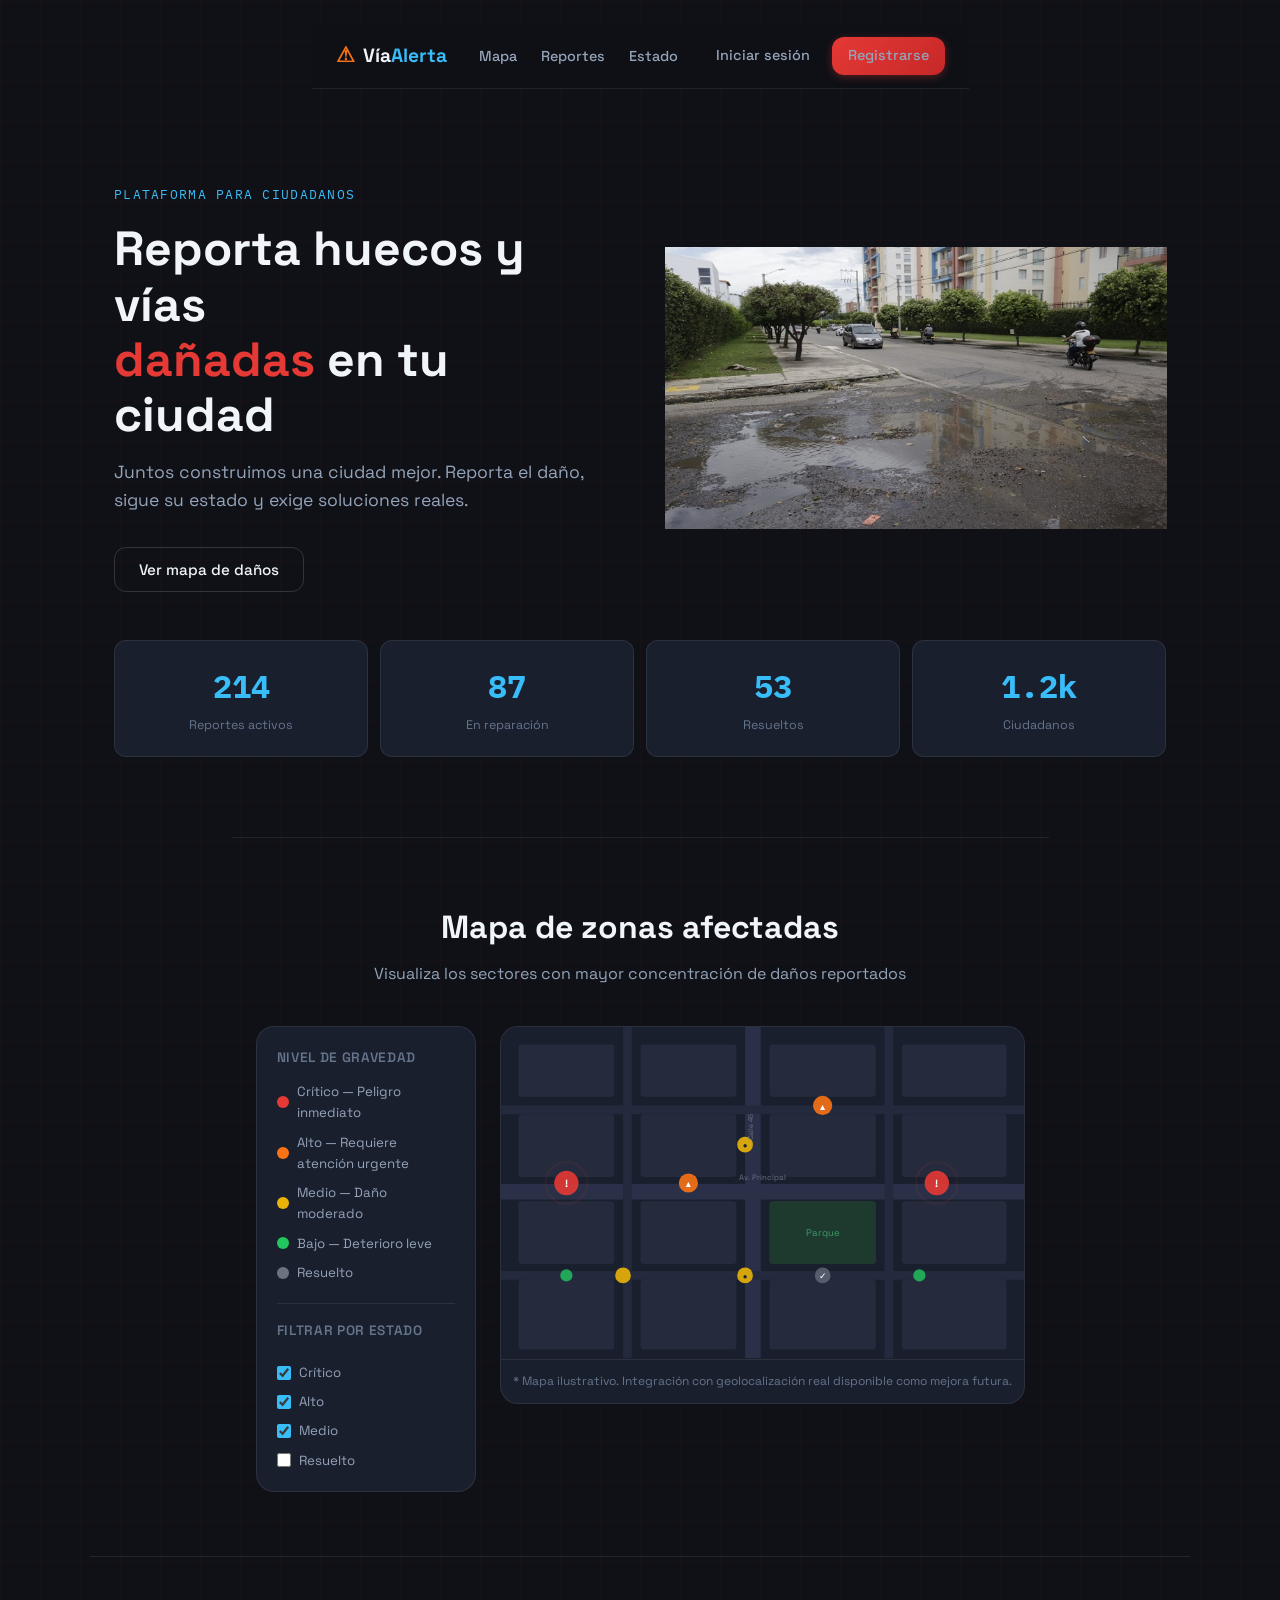
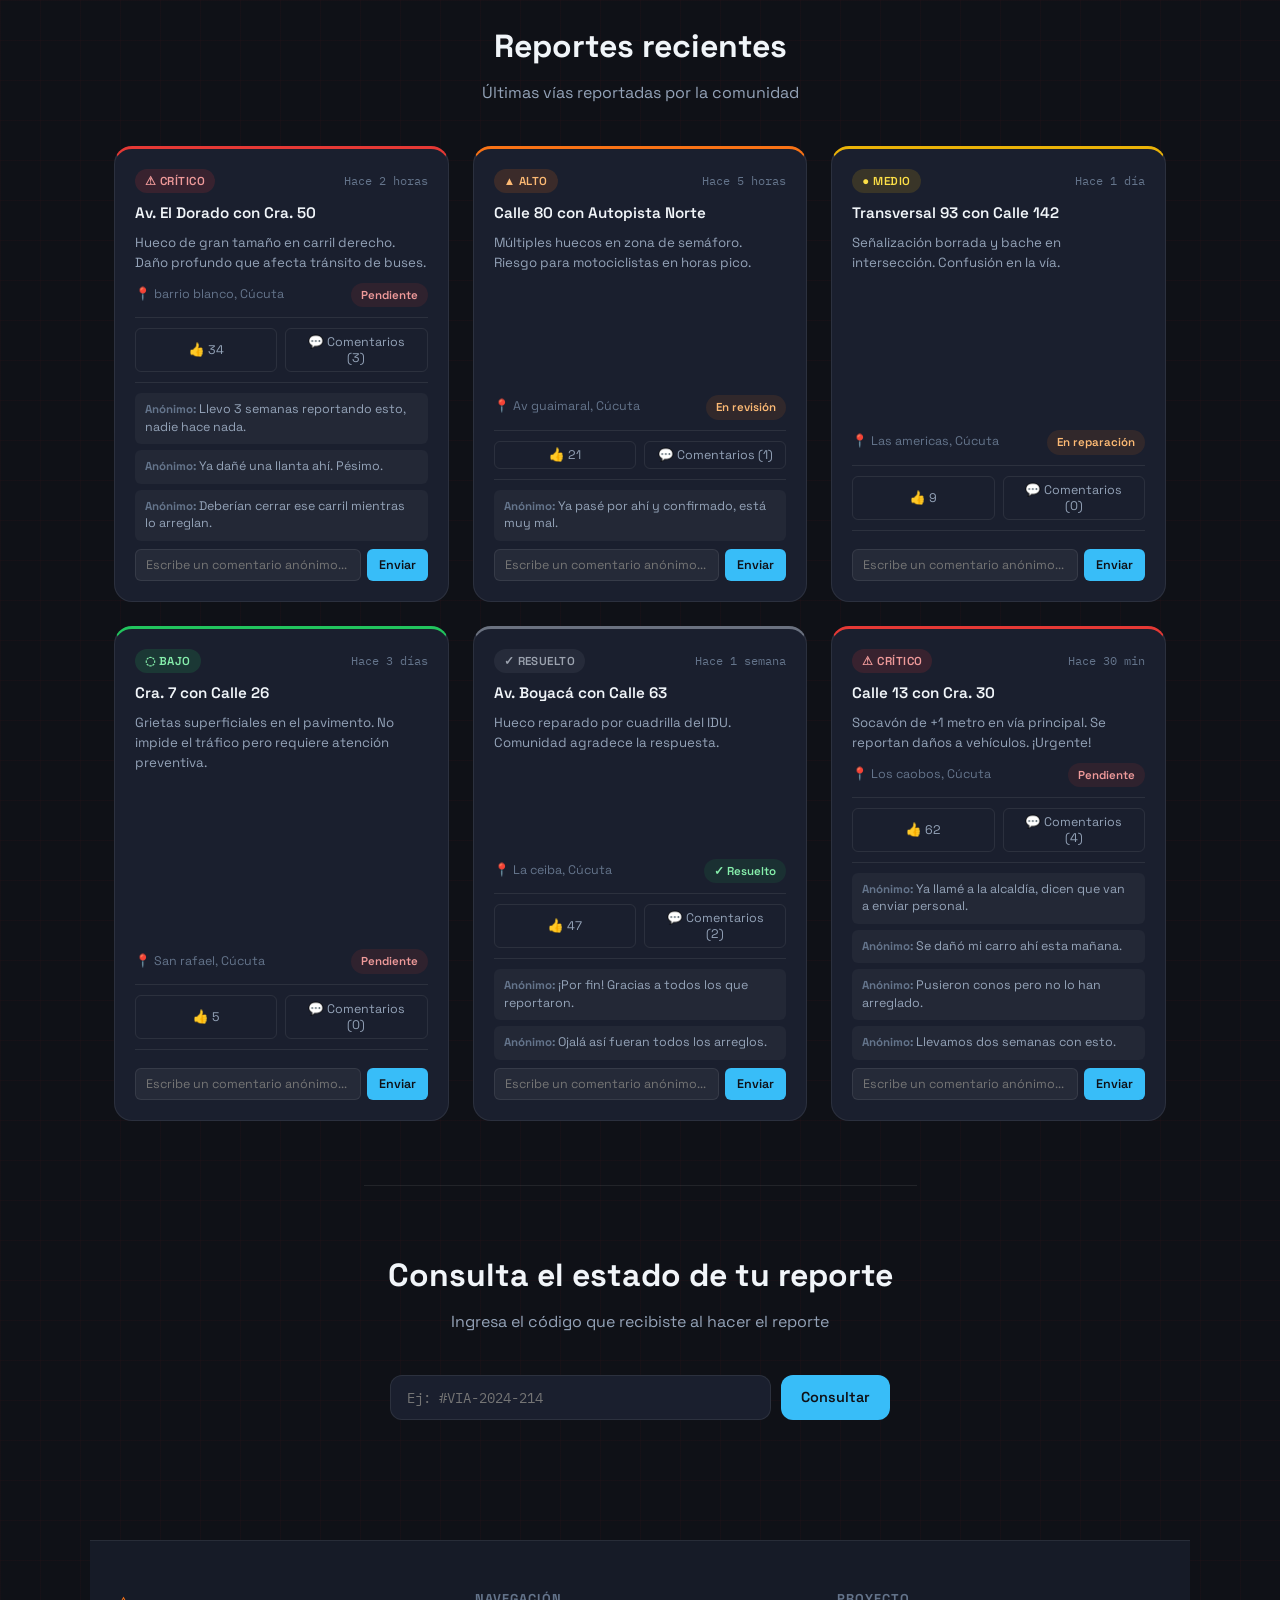
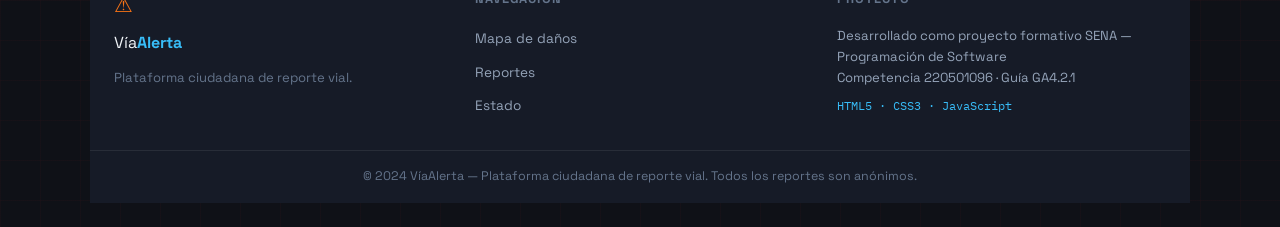
<file: index.html>
<!DOCTYPE html>
<html lang="es">
<head>
  <meta charset="UTF-8" />
  <meta name="viewport" content="width=device-width, initial-scale=1.0" />
  <title>VíaAlerta — Reporte Ciudadano de Vías</title>
  <link rel="stylesheet" href="estilos.css" />
  <link rel="preconnect" href="https://fonts.googleapis.com" />
  <link rel="preconnect" href="https://fonts.gstatic.com" crossorigin />
  <link href="https://fonts.googleapis.com/css2?family=Space+Grotesk:wght@400;500;600;700&family=IBM+Plex+Mono:wght@400;500&display=swap" rel="stylesheet" />
</head>
<body>

  <!-- ENCABEZADO -->
  <header id="site-header">
    <div class="header-inner">
      <div class="logo">
        <span class="logo-icon">⚠</span>
        <span class="logo-text">Vía<strong>Alerta</strong></span>
      </div>
      <nav id="main-nav">
        <ul>
          <li><a href="#mapa">Mapa</a></li>
          <li><a href="#reportes">Reportes</a></li>
          <li><a href="#estado">Estado</a></li>
        </ul>
        <div class="header-auth">
          <a href="inicio_sesion.html" class="btn-login-nav">Iniciar sesión</a>
          <a href="registro_usuario.html" class="btn-register-nav">Registrarse</a>
        </div>
      </nav>
      <button class="menu-toggle" id="menuToggle" aria-label="Abrir menú">&#9776;</button>
    </div>
  </header>

  <!-- HERO -->
  <section id="hero">
    <div class="hero-main">
      <div class="hero-content">
        <p class="hero-label">Plataforma para ciudadanos</p>
        <h1>Reporta huecos y vías<br /><span class="accent">dañadas</span> en tu ciudad</h1>
        <p class="hero-desc">Juntos construimos una ciudad mejor. Reporta el daño, sigue su estado y exige soluciones reales.</p>
        <div class="hero-btns">
          <button class="btn-outline" onclick="document.getElementById('mapa').scrollIntoView({behavior:'smooth'})">Ver mapa de daños</button>
        </div>
      </div>

      <div class="hero-illustration" aria-hidden="true">
        <svg viewBox="0 0 520 420" xmlns="http://www.w3.org/2000/svg">
          <defs>
            <radialGradient id="glow-red" cx="50%" cy="50%" r="50%">
              <stop offset="0%" stop-color="#e53935" stop-opacity="0.25"/>
              <stop offset="100%" stop-color="#e53935" stop-opacity="0"/>
            </radialGradient>
            <radialGradient id="glow-blue" cx="50%" cy="50%" r="50%">
              <stop offset="0%" stop-color="#38bdf8" stop-opacity="0.18"/>
              <stop offset="100%" stop-color="#38bdf8" stop-opacity="0"/>
            </radialGradient>
            <radialGradient id="glow-orange" cx="50%" cy="50%" r="50%">
              <stop offset="0%" stop-color="#f97316" stop-opacity="0.2"/>
              <stop offset="100%" stop-color="#f97316" stop-opacity="0"/>
            </radialGradient>
            <filter id="blur-soft">
              <feGaussianBlur stdDeviation="3"/>
            </filter>
            <filter id="glow-filter">
              <feGaussianBlur stdDeviation="4" result="blur"/>
              <feComposite in="SourceGraphic" in2="blur" operator="over"/>
            </filter>
            <linearGradient id="road-grad" x1="0%" y1="0%" x2="100%" y2="100%">
              <stop offset="0%" stop-color="#1e2436"/>
              <stop offset="100%" stop-color="#252d42"/>
            </linearGradient>
            <linearGradient id="card-grad" x1="0%" y1="0%" x2="0%" y2="100%">
              <stop offset="0%" stop-color="#1e2840"/>
              <stop offset="100%" stop-color="#161b27"/>
            </linearGradient>
            <clipPath id="card-clip">
              <rect x="0" y="0" width="520" height="420" rx="20"/>
            </clipPath>
          </defs>

          <!-- Fondo -->
          <img src="./img/hueco.jpg" alt="Hueco en la vía">
          <rect width="520" height="420" fill="#0f1117" rx="20"/>

          <!-- Ambient glows -->
          <ellipse cx="130" cy="200" rx="180" ry="160" fill="url(#glow-red)" filter="url(#blur-soft)"/>
          <ellipse cx="400" cy="150" rx="140" ry="120" fill="url(#glow-blue)" filter="url(#blur-soft)"/>
          <ellipse cx="380" cy="330" rx="110" ry="90" fill="url(#glow-orange)" filter="url(#blur-soft)"/>

          <!-- Grid lines (city feel) -->
          <g stroke="rgba(255,255,255,0.03)" stroke-width="1">
            <line x1="0" y1="70" x2="520" y2="70"/>
            <line x1="0" y1="140" x2="520" y2="140"/>
            <line x1="0" y1="210" x2="520" y2="210"/>
            <line x1="0" y1="280" x2="520" y2="280"/>
            <line x1="0" y1="350" x2="520" y2="350"/>
            <line x1="87" y1="0" x2="87" y2="420"/>
            <line x1="174" y1="0" x2="174" y2="420"/>
            <line x1="261" y1="0" x2="261" y2="420"/>
            <line x1="348" y1="0" x2="348" y2="420"/>
            <line x1="435" y1="0" x2="435" y2="420"/>
          </g>

          <!-- ===== ISOMETRIC CITY ROAD ===== -->
          <!-- Main road surface -->
          <polygon points="60,310 460,310 500,390 20,390" fill="url(#road-grad)" stroke="#1e2840" stroke-width="1"/>
          <!-- Road center dashes -->
          <g fill="#2a3550" opacity="0.8">
            <rect x="100" y="345" width="40" height="6" rx="3"/>
            <rect x="180" y="345" width="40" height="6" rx="3"/>
            <rect x="260" y="345" width="40" height="6" rx="3"/>
            <rect x="340" y="345" width="40" height="6" rx="3"/>
          </g>
          <!-- Road edge lines -->
          <line x1="60" y1="310" x2="20" y2="390" stroke="#2a3550" stroke-width="2"/>
          <line x1="460" y1="310" x2="500" y2="390" stroke="#2a3550" stroke-width="2"/>

          <!-- Sidewalk -->
          <polygon points="460,310 500,310 540,390 500,390" fill="#1a2030"/>
          <polygon points="20,390 60,310 20,310" fill="#1a2030"/>

          <!-- ===== BUILDINGS (isometric) ===== -->
          <!-- Building 1 — left tall -->
          <g>
            <polygon points="30,240 90,220 90,310 30,310" fill="#1a2235"/>
            <polygon points="30,240 90,220 130,240 70,260" fill="#222a3d"/>
            <polygon points="70,260 130,240 130,310 70,310" fill="#1e2840"/>
            <!-- Windows -->
            <g fill="#38bdf8" opacity="0.15">
              <rect x="40" y="250" width="14" height="10" rx="1"/>
              <rect x="60" y="250" width="14" height="10" rx="1"/>
              <rect x="40" y="268" width="14" height="10" rx="1"/>
              <rect x="60" y="268" width="14" height="10" rx="1"/>
              <rect x="40" y="286" width="14" height="10" rx="1"/>
              <rect x="60" y="286" width="14" height="10" rx="1"/>
            </g>
            <g fill="#38bdf8" opacity="0.3">
              <rect x="40" y="250" width="14" height="10" rx="1"/>
              <rect x="60" y="268" width="14" height="10" rx="1"/>
            </g>
          </g>

          <!-- Building 2 — center-left medium -->
          <g>
            <polygon points="140,260 200,245 200,310 140,310" fill="#1c2438"/>
            <polygon points="140,260 200,245 235,260 175,275" fill="#242e45"/>
            <polygon points="175,275 235,260 235,310 175,310" fill="#1e2840"/>
            <g fill="#f97316" opacity="0.12">
              <rect x="150" y="270" width="12" height="9" rx="1"/>
              <rect x="168" y="270" width="12" height="9" rx="1"/>
              <rect x="150" y="285" width="12" height="9" rx="1"/>
              <rect x="168" y="285" width="12" height="9" rx="1"/>
              <rect x="150" y="299" width="12" height="9" rx="1"/>
            </g>
            <g fill="#f97316" opacity="0.4">
              <rect x="168" y="270" width="12" height="9" rx="1"/>
              <rect x="150" y="299" width="12" height="9" rx="1"/>
            </g>
          </g>

          <!-- Building 3 — center tall (landmark) -->
          <g>
            <polygon points="255,190 325,170 325,310 255,310" fill="#1d2540"/>
            <polygon points="255,190 325,170 365,190 295,210" fill="#26304a"/>
            <polygon points="295,210 365,190 365,310 295,310" fill="#1f2a42"/>
            <!-- Many windows -->
            <g fill="#38bdf8" opacity="0.1">
              <rect x="265" y="200" width="14" height="10" rx="1"/>
              <rect x="285" y="200" width="14" height="10" rx="1"/>
              <rect x="305" y="200" width="14" height="10" rx="1"/>
              <rect x="265" y="218" width="14" height="10" rx="1"/>
              <rect x="285" y="218" width="14" height="10" rx="1"/>
              <rect x="305" y="218" width="14" height="10" rx="1"/>
              <rect x="265" y="236" width="14" height="10" rx="1"/>
              <rect x="285" y="236" width="14" height="10" rx="1"/>
              <rect x="305" y="236" width="14" height="10" rx="1"/>
              <rect x="265" y="254" width="14" height="10" rx="1"/>
              <rect x="285" y="254" width="14" height="10" rx="1"/>
              <rect x="305" y="254" width="14" height="10" rx="1"/>
              <rect x="265" y="272" width="14" height="10" rx="1"/>
              <rect x="285" y="272" width="14" height="10" rx="1"/>
              <rect x="265" y="290" width="14" height="10" rx="1"/>
            </g>
            <g fill="#38bdf8" opacity="0.5">
              <rect x="285" y="200" width="14" height="10" rx="1"/>
              <rect x="265" y="236" width="14" height="10" rx="1"/>
              <rect x="305" y="254" width="14" height="10" rx="1"/>
              <rect x="285" y="272" width="14" height="10" rx="1"/>
            </g>
            <!-- Antenna -->
            <line x1="290" y1="150" x2="290" y2="170" stroke="#38bdf8" stroke-width="2" opacity="0.6"/>
            <circle cx="290" cy="148" r="3" fill="#38bdf8" opacity="0.8"/>
            <circle cx="290" cy="148" r="6" fill="none" stroke="#38bdf8" stroke-width="1" opacity="0.3">
              <animate attributeName="r" from="3" to="12" dur="2s" repeatCount="indefinite"/>
              <animate attributeName="opacity" from="0.4" to="0" dur="2s" repeatCount="indefinite"/>
            </circle>
          </g>

          <!-- Building 4 — right medium -->
          <g>
            <polygon points="375,250 430,233 430,310 375,310" fill="#1b2338"/>
            <polygon points="375,250 430,233 462,248 407,265" fill="#232d42"/>
            <polygon points="407,265 462,248 462,310 407,310" fill="#1e2840"/>
            <g fill="#38bdf8" opacity="0.12">
              <rect x="384" y="260" width="12" height="9" rx="1"/>
              <rect x="400" y="260" width="12" height="9" rx="1"/>
              <rect x="384" y="275" width="12" height="9" rx="1"/>
              <rect x="400" y="275" width="12" height="9" rx="1"/>
              <rect x="384" y="290" width="12" height="9" rx="1"/>
              <rect x="400" y="290" width="12" height="9" rx="1"/>
            </g>
            <g fill="#38bdf8" opacity="0.45">
              <rect x="400" y="260" width="12" height="9" rx="1"/>
              <rect x="384" y="290" width="12" height="9" rx="1"/>
            </g>
          </g>

          <!-- Street lamps -->
          <g stroke="#2a3550" stroke-width="2">
            <line x1="155" y1="305" x2="155" y2="360"/>
            <line x1="155" y1="305" x2="168" y2="300"/>
            <circle cx="169" cy="299" r="4" fill="#fef08a" opacity="0.9"/>
            <circle cx="169" cy="299" r="10" fill="#fef08a" opacity="0.1"/>
          </g>
          <g stroke="#2a3550" stroke-width="2">
            <line x1="370" y1="305" x2="375" y2="360"/>
            <line x1="370" y1="305" x2="357" y2="300"/>
            <circle cx="356" cy="299" r="4" fill="#fef08a" opacity="0.9"/>
            <circle cx="356" cy="299" r="10" fill="#fef08a" opacity="0.1"/>
          </g>

          <!-- ===== POTHOLE / DAMAGE on road ===== -->
          <ellipse cx="230" cy="350" rx="22" ry="12" fill="#0a0d14" stroke="#1a2030" stroke-width="1.5"/>
          <ellipse cx="230" cy="350" rx="16" ry="8" fill="#060810"/>
          <!-- Crack lines -->
          <g stroke="#1a2030" stroke-width="1.5" opacity="0.8">
            <line x1="215" y1="343" x2="207" y2="337"/>
            <line x1="245" y1="343" x2="253" y2="338"/>
            <line x1="218" y1="358" x2="210" y2="364"/>
            <line x1="242" y1="358" x2="250" y2="363"/>
          </g>

          <!-- ===== FLOATING UI CARDS ===== -->

      
      

          <!-- Damage pin on road -->
         

          <!-- Floating dots decoration -->
          <g fill="#38bdf8" opacity="0.4">
            <circle cx="490" cy="180" r="2"/>
            <circle cx="502" cy="170" r="1.5"/>
            <circle cx="478" cy="190" r="1"/>
          </g>
          <g fill="#e53935" opacity="0.35">
            <circle cx="15" cy="180" r="2"/>
            <circle cx="8" cy="168" r="1.5"/>
          </g>

          <!-- Bottom fade overlay -->
          <defs>
            <linearGradient id="fade-bottom" x1="0" y1="0" x2="0" y2="1">
              <stop offset="0%" stop-color="#0f1117" stop-opacity="0"/>
              <stop offset="100%" stop-color="#0f1117" stop-opacity="0.5"/>
            </linearGradient>
          </defs>
          <rect width="520" height="420" fill="url(#fade-bottom)" rx="20"/>
        </svg>
      </div>
    </div>

    <div class="hero-stats">
      <div class="stat-card">
        <span class="stat-num">214</span>
        <span class="stat-label">Reportes activos</span>
      </div>
      <div class="stat-card">
        <span class="stat-num">87</span>
        <span class="stat-label">En reparación</span>
      </div>
      <div class="stat-card">
        <span class="stat-num">53</span>
        <span class="stat-label">Resueltos</span>
      </div>
      <div class="stat-card">
        <span class="stat-num">1.2k</span>
        <span class="stat-label">Ciudadanos</span>
      </div>
    </div>
  </section>
  <section id="mapa">
    <div class="section-header">
      <h2>Mapa de zonas afectadas</h2>
      <p>Visualiza los sectores con mayor concentración de daños reportados</p>
    </div>
    <div class="mapa-container">
      <div class="mapa-leyenda">
        <h3>Nivel de gravedad</h3>
        <ul>
          <li><span class="dot dot-critica"></span> Crítico — Peligro inmediato</li>
          <li><span class="dot dot-alta"></span> Alto — Requiere atención urgente</li>
          <li><span class="dot dot-media"></span> Medio — Daño moderado</li>
          <li><span class="dot dot-baja"></span> Bajo — Deterioro leve</li>
          <li><span class="dot dot-resuelto"></span> Resuelto</li>
        </ul>
        <div class="mapa-filtros">
          <h3>Filtrar por estado</h3>
          <label><input type="checkbox" checked /> Crítico</label>
          <label><input type="checkbox" checked /> Alto</label>
          <label><input type="checkbox" checked /> Medio</label>
          <label><input type="checkbox" /> Resuelto</label>
        </div>
      </div>
      <div class="mapa-ilustrado">
        <svg viewBox="0 0 600 380" xmlns="htktp://www.w3.org/2000/svg" role="img" aria-label="Mapa ilustrado de zonas dañadas">
          <!-- Fondo ciudad -->
          <rect width="600" height="380" fill="#1a1f2e" rx="12"/>
          <!-- Calles principales -->
          <rect x="0" y="180" width="600" height="18" fill="#2a3047" />
          <rect x="280" y="0" width="18" height="380" fill="#2a3047" />
          <rect x="0" y="90" width="600" height="10" fill="#242a3d" />
          <rect x="0" y="280" width="600" height="10" fill="#242a3d" />
          <rect x="140" y="0" width="10" height="380" fill="#242a3d" />
          <rect x="440" y="0" width="10" height="380" fill="#242a3d" />
          <!-- Bloques edificios -->
          <rect x="20" y="20" width="110" height="60" fill="#252b3d" rx="4"/>
          <rect x="20" y="100" width="110" height="72" fill="#252b3d" rx="4"/>
          <rect x="160" y="20" width="110" height="60" fill="#252b3d" rx="4"/>
          <rect x="160" y="100" width="110" height="72" fill="#252b3d" rx="4"/>
          <rect x="308" y="20" width="122" height="60" fill="#252b3d" rx="4"/>
          <rect x="308" y="100" width="122" height="72" fill="#252b3d" rx="4"/>
          <rect x="460" y="20" width="120" height="60" fill="#252b3d" rx="4"/>
          <rect x="460" y="100" width="120" height="72" fill="#252b3d" rx="4"/>
          <rect x="20" y="200" width="110" height="72" fill="#252b3d" rx="4"/>
          <rect x="20" y="290" width="110" height="80" fill="#252b3d" rx="4"/>
          <rect x="160" y="200" width="110" height="72" fill="#252b3d" rx="4"/>
          <rect x="160" y="290" width="110" height="80" fill="#252b3d" rx="4"/>
          <rect x="308" y="200" width="122" height="72" fill="#252b3d" rx="4"/>
          <rect x="308" y="290" width="122" height="80" fill="#252b3d" rx="4"/>
          <rect x="460" y="200" width="120" height="72" fill="#252b3d" rx="4"/>
          <rect x="460" y="290" width="120" height="80" fill="#252b3d" rx="4"/>
          <!-- Parque central -->
          <rect x="308" y="200" width="122" height="72" fill="#1e3a2f" rx="4"/>
          <text x="369" y="240" font-size="11" fill="#3d9b6a" text-anchor="middle">Parque</text>

          <!-- MARCADORES DE DAÑO -->
          <!-- Crítico -->
          <circle cx="75" cy="179" r="14" fill="#e53935" opacity="0.9"/>
          <text x="75" y="184" font-size="12" fill="white" text-anchor="middle" font-weight="bold">!</text>
          <circle cx="75" cy="179" r="14" fill="none" stroke="#e53935" stroke-width="3" opacity="0.4">
            <animate attributeName="r" from="14" to="26" dur="2s" repeatCount="indefinite"/>
            <animate attributeName="opacity" from="0.4" to="0" dur="2s" repeatCount="indefinite"/>
          </circle>

          <circle cx="500" cy="179" r="14" fill="#e53935" opacity="0.9"/>
          <text x="500" y="184" font-size="12" fill="white" text-anchor="middle" font-weight="bold">!</text>
          <circle cx="500" cy="179" r="14" fill="none" stroke="#e53935" stroke-width="3" opacity="0.4">
            <animate attributeName="r" from="14" to="26" dur="2s" repeatCount="indefinite"/>
            <animate attributeName="opacity" from="0.4" to="0" dur="2s" repeatCount="indefinite"/>
          </circle>

          <!-- Alto -->
          <circle cx="215" cy="179" r="11" fill="#f97316" opacity="0.9"/>
          <text x="215" y="184" font-size="10" fill="white" text-anchor="middle">▲</text>

          <circle cx="369" cy="90" r="11" fill="#f97316" opacity="0.9"/>
          <text x="369" y="95" font-size="10" fill="white" text-anchor="middle">▲</text>

          <!-- Medio -->
          <circle cx="280" cy="135" r="9" fill="#eab308" opacity="0.9"/>
          <text x="280" y="139" font-size="9" fill="#1a1f2e" text-anchor="middle">●</text>

          <circle cx="280" cy="285" r="9" fill="#eab308" opacity="0.9"/>
          <text x="280" y="289" font-size="9" fill="#1a1f2e" text-anchor="middle">●</text>

          <circle cx="140" cy="285" r="9" fill="#eab308" opacity="0.9"/>

          <!-- Bajo -->
          <circle cx="480" cy="285" r="7" fill="#22c55e" opacity="0.8"/>
          <circle cx="75" cy="285" r="7" fill="#22c55e" opacity="0.8"/>

          <!-- Resuelto -->
          <circle cx="369" cy="285" r="9" fill="#6b7280" opacity="0.7"/>
          <text x="369" y="289" font-size="10" fill="white" text-anchor="middle">✓</text>

          <!-- Etiquetas calles -->
          <text x="300" y="176" font-size="9" fill="#6b7280" text-anchor="middle">Av. Principal</text>
          <text x="289" y="130" font-size="8" fill="#6b7280" text-anchor="start" transform="rotate(-90, 289, 130)">Calle 45</text>
        </svg>
        <p class="mapa-nota">* Mapa ilustrativo. Integración con geolocalización real disponible como mejora futura.</p>
      </div>
    </div>
  </section>

  <!-- REPORTES RECIENTES -->
  <section id="reportes">
    <div class="section-header">
      <h2>Reportes recientes</h2>
      <p>Últimas vías reportadas por la comunidad</p>
    </div>
    <div class="reportes-grid">

      <article class="reporte-card gravedad-critica">
        <div class="card-header">
          <span class="badge badge-critica">⚠ Crítico</span>
          <span class="card-fecha">Hace 2 horas</span>
        </div>
        <h3>Av. El Dorado con Cra. 50</h3>
        <p class="card-desc">Hueco de gran tamaño en carril derecho. Daño profundo que afecta tránsito de buses.</p>
        <div class="card-meta">
          <span>📍 barrio blanco, Cúcuta</span>
          <span class="estado estado-pendiente">Pendiente</span>
        </div>
        <div class="card-acciones">
          <button class="btn-like" onclick="likeReporte(this)">👍 <span>34</span></button>
          <button class="btn-comentar" onclick="toggleComentarios(this)">💬 Comentarios (3)</button>
        </div>
        <div class="comentarios-box" hidden>
          <div class="comentario-lista">
            <div class="comentario"><strong>Anónimo:</strong> Llevo 3 semanas reportando esto, nadie hace nada.</div>
            <div class="comentario"><strong>Anónimo:</strong> Ya dañé una llanta ahí. Pésimo.</div>
            <div class="comentario"><strong>Anónimo:</strong> Deberían cerrar ese carril mientras lo arreglan.</div>
          </div>
          <div class="comentario-input">
            <input type="text" placeholder="Escribe un comentario anónimo..." id="com-1" />
            <button onclick="enviarComentario('com-1', this.parentElement.previousElementSibling)">Enviar</button>
          </div>
        </div>
      </article>

      <article class="reporte-card gravedad-alta">
        <div class="card-header">
          <span class="badge badge-alta">▲ Alto</span>
          <span class="card-fecha">Hace 5 horas</span>
        </div>
        <h3>Calle 80 con Autopista Norte</h3>
        <p class="card-desc">Múltiples huecos en zona de semáforo. Riesgo para motociclistas en horas pico.</p>
        <div class="card-meta">
          <span>📍 Av guaimaral, Cúcuta</span>
          <span class="estado estado-revision">En revisión</span>
        </div>
        <div class="card-acciones">
          <button class="btn-like" onclick="likeReporte(this)">👍 <span>21</span></button>
          <button class="btn-comentar" onclick="toggleComentarios(this)">💬 Comentarios (1)</button>
        </div>
        <div class="comentarios-box" hidden>
          <div class="comentario-lista">
            <div class="comentario"><strong>Anónimo:</strong> Ya pasé por ahí y confirmado, está muy mal.</div>
          </div>
          <div class="comentario-input">
            <input type="text" placeholder="Escribe un comentario anónimo..." id="com-2" />
            <button onclick="enviarComentario('com-2', this.parentElement.previousElementSibling)">Enviar</button>
          </div>
        </div>
      </article>

      <article class="reporte-card gravedad-media">
        <div class="card-header">
          <span class="badge badge-media">● Medio</span>
          <span class="card-fecha">Hace 1 día</span>
        </div>
        <h3>Transversal 93 con Calle 142</h3>
        <p class="card-desc">Señalización borrada y bache en intersección. Confusión en la vía.</p>
        <div class="card-meta">
          <span>📍 Las americas, Cúcuta</span>
          <span class="estado estado-revision">En reparación</span>
        </div>
        <div class="card-acciones">
          <button class="btn-like" onclick="likeReporte(this)">👍 <span>9</span></button>
          <button class="btn-comentar" onclick="toggleComentarios(this)">💬 Comentarios (0)</button>
        </div>
        <div class="comentarios-box" hidden>
          <div class="comentario-lista"></div>
          <div class="comentario-input">
            <input type="text" placeholder="Escribe un comentario anónimo..." id="com-3" />
            <button onclick="enviarComentario('com-3', this.parentElement.previousElementSibling)">Enviar</button>
          </div>
        </div>
      </article>

      <article class="reporte-card gravedad-baja">
        <div class="card-header">
          <span class="badge badge-baja">◌ Bajo</span>
          <span class="card-fecha">Hace 3 días</span>
        </div>
        <h3>Cra. 7 con Calle 26</h3>
        <p class="card-desc">Grietas superficiales en el pavimento. No impide el tráfico pero requiere atención preventiva.</p>
        <div class="card-meta">
          <span>📍 San rafael, Cúcuta</span>
          <span class="estado estado-pendiente">Pendiente</span>
        </div>
        <div class="card-acciones">
          <button class="btn-like" onclick="likeReporte(this)">👍 <span>5</span></button>
          <button class="btn-comentar" onclick="toggleComentarios(this)">💬 Comentarios (0)</button>
        </div>
        <div class="comentarios-box" hidden>
          <div class="comentario-lista"></div>
          <div class="comentario-input">
            <input type="text" placeholder="Escribe un comentario anónimo..." id="com-4" />
            <button onclick="enviarComentario('com-4', this.parentElement.previousElementSibling)">Enviar</button>
          </div>
        </div>
      </article>

      <article class="reporte-card gravedad-resuelto">
        <div class="card-header">
          <span class="badge badge-resuelto">✓ Resuelto</span>
          <span class="card-fecha">Hace 1 semana</span>
        </div>
        <h3>Av. Boyacá con Calle 63</h3>
        <p class="card-desc">Hueco reparado por cuadrilla del IDU. Comunidad agradece la respuesta.</p>
        <div class="card-meta">
          <span>📍 La ceiba, Cúcuta</span>
          <span class="estado estado-resuelto">✓ Resuelto</span>
        </div>
        <div class="card-acciones">
          <button class="btn-like" onclick="likeReporte(this)">👍 <span>47</span></button>
          <button class="btn-comentar" onclick="toggleComentarios(this)">💬 Comentarios (2)</button>
        </div>
        <div class="comentarios-box" hidden>
          <div class="comentario-lista">
            <div class="comentario"><strong>Anónimo:</strong> ¡Por fin! Gracias a todos los que reportaron.</div>
            <div class="comentario"><strong>Anónimo:</strong> Ojalá así fueran todos los arreglos.</div>
          </div>
          <div class="comentario-input">
            <input type="text" placeholder="Escribe un comentario anónimo..." id="com-5" />
            <button onclick="enviarComentario('com-5', this.parentElement.previousElementSibling)">Enviar</button>
          </div>
        </div>
      </article>

      <article class="reporte-card gravedad-critica">
        <div class="card-header">
          <span class="badge badge-critica">⚠ Crítico</span>
          <span class="card-fecha">Hace 30 min</span>
        </div>
        <h3>Calle 13 con Cra. 30</h3>
        <p class="card-desc">Socavón de +1 metro en vía principal. Se reportan daños a vehículos. ¡Urgente!</p>
        <div class="card-meta">
          <span>📍 Los caobos, Cúcuta</span>
          <span class="estado estado-pendiente">Pendiente</span>
        </div>
        <div class="card-acciones">
          <button class="btn-like" onclick="likeReporte(this)">👍 <span>62</span></button>
          <button class="btn-comentar" onclick="toggleComentarios(this)">💬 Comentarios (4)</button>
        </div>
        <div class="comentarios-box" hidden>
          <div class="comentario-lista">
            <div class="comentario"><strong>Anónimo:</strong> Ya llamé a la alcaldía, dicen que van a enviar personal.</div>
            <div class="comentario"><strong>Anónimo:</strong> Se dañó mi carro ahí esta mañana.</div>
            <div class="comentario"><strong>Anónimo:</strong> Pusieron conos pero no lo han arreglado.</div>
            <div class="comentario"><strong>Anónimo:</strong> Llevamos dos semanas con esto.</div>
          </div>
          <div class="comentario-input">
            <input type="text" placeholder="Escribe un comentario anónimo..." id="com-6" />
            <button onclick="enviarComentario('com-6', this.parentElement.previousElementSibling)">Enviar</button>
          </div>
        </div>
      </article>

    </div>
  </section>

  <!-- ESTADO DE REPORTES -->
  <section id="estado">
    <div class="section-header">
      <h2>Consulta el estado de tu reporte</h2>
      <p>Ingresa el código que recibiste al hacer el reporte</p>
    </div>
    <div class="estado-container">
      <div class="estado-buscador">
        <input type="text" id="codigo-busqueda" placeholder="Ej: #VIA-2024-214" />
        <button onclick="buscarEstado()">Consultar</button>
      </div>
      <div id="estado-resultado" class="estado-resultado" hidden>
        <div class="estado-timeline">
          <h3>Reporte <span id="codigo-resultado"></span></h3>
          <div class="timeline">
            <div class="timeline-item completado">
              <div class="timeline-dot"></div>
              <div class="timeline-content">
                <strong>Recibido</strong>
                <span>Tu reporte fue registrado exitosamente</span>
              </div>
            </div>
            <div class="timeline-item completado">
              <div class="timeline-dot"></div>
              <div class="timeline-content">
                <strong>En revisión</strong>
                <span>La entidad competente ha recibido el reporte</span>
              </div>
            </div>
            <div class="timeline-item activo">
              <div class="timeline-dot"></div>
              <div class="timeline-content">
                <strong>Programado</strong>
                <span>Se asignó cuadrilla de reparación</span>
              </div>
            </div>
            <div class="timeline-item pendiente">
              <div class="timeline-dot"></div>
              <div class="timeline-content">
                <strong>Resuelto</strong>
                <span>Pendiente</span>
              </div>
            </div>
          </div>
        </div>
      </div>
    </div>
  </section>

  <!-- FOOTER -->
  <footer id="site-footer">
    <div class="footer-inner">
      <div class="footer-brand">
        <span class="logo-icon">⚠</span>
        <span class="logo-text">Vía<strong>Alerta</strong></span>
        <p>Plataforma ciudadana de reporte vial.</p>
      </div>
      <nav class="footer-nav">
        <h4>Navegación</h4>
        <ul>
          <li><a href="#mapa">Mapa de daños</a></li>
          <li><a href="#reportes">Reportes</a></li>
          <li><a href="#estado">Estado</a></li>
        </ul>
      </nav>
      <div class="footer-info">
        <h4>Proyecto</h4>
        <p>Desarrollado como proyecto formativo SENA — Programación de Software</p>
        <p>Competencia 220501096 · Guía GA4.2.1</p>
        <p class="footer-tecno">HTML5 · CSS3 · JavaScript</p>
      </div>
    </div>
    <div class="footer-bottom">
      <p>© 2024 VíaAlerta — Plataforma ciudadana de reporte vial. Todos los reportes son anónimos.</p>
    </div>
  </footer>
<script src="javascript.js"></script>
</body>
</html>
</file>
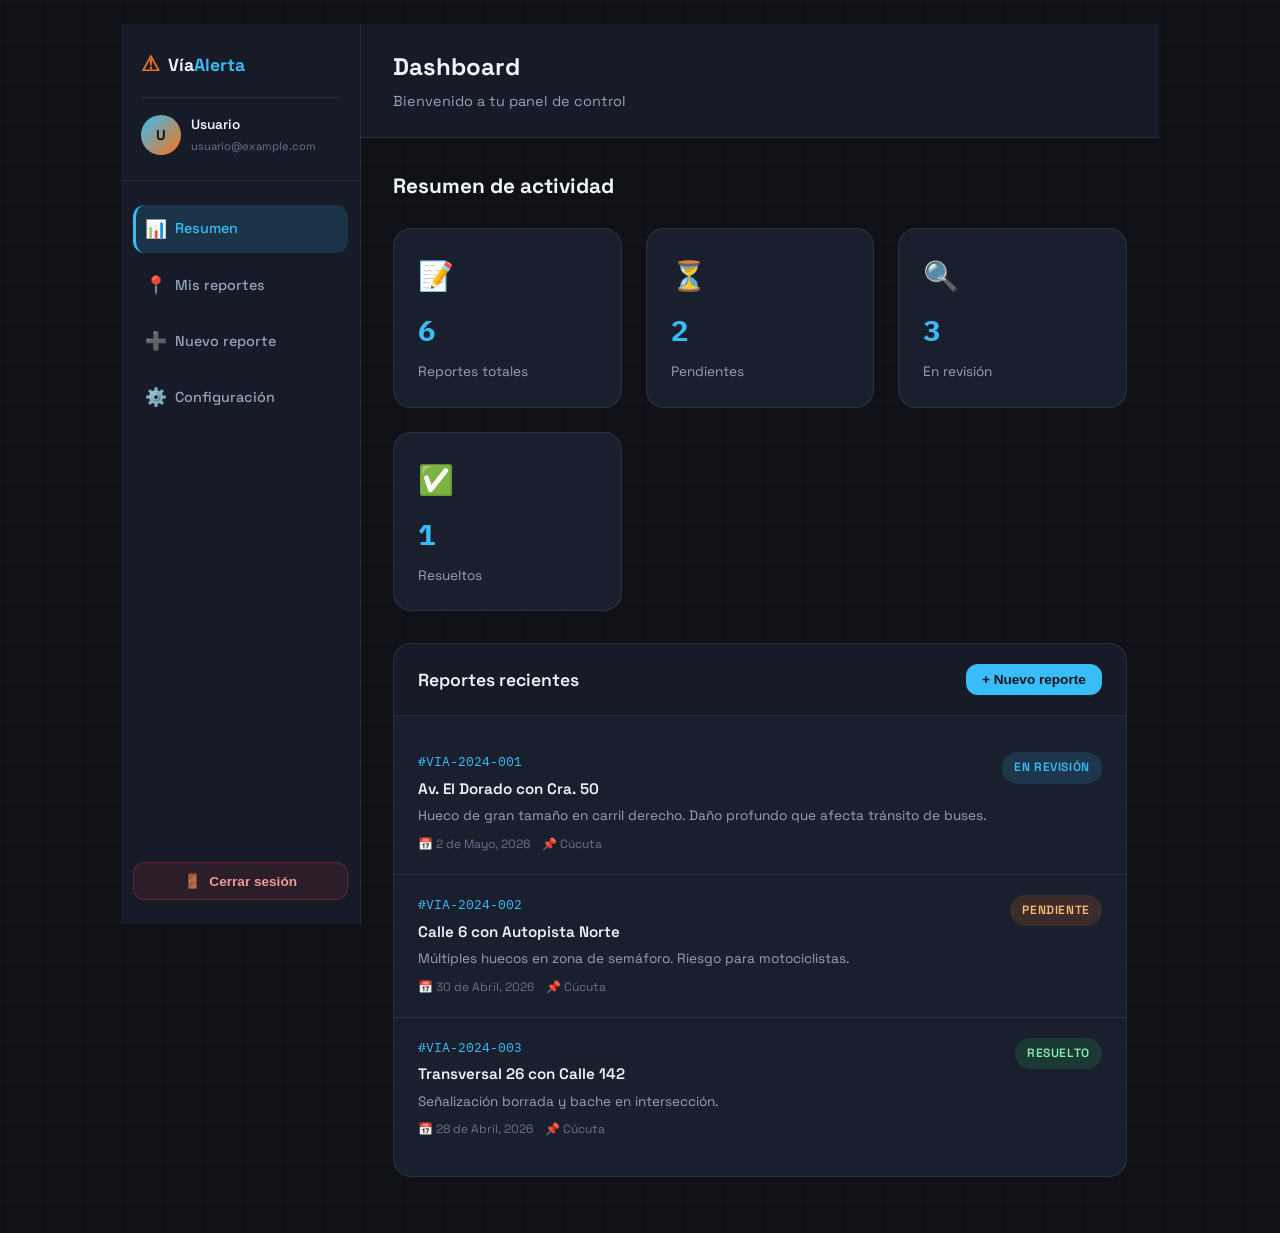
<file: dashboard.html>
<!DOCTYPE html>
<html lang="es">
<head>
  <meta charset="UTF-8" />
  <meta name="viewport" content="width=device-width, initial-scale=1.0" />
  <title>Dashboard — VíaAlerta</title>
  <link rel="preconnect" href="https://fonts.googleapis.com" />
  <link rel="preconnect" href="https://fonts.gstatic.com" crossorigin />
  <link href="https://fonts.googleapis.com/css2?family=Space+Grotesk:wght@400;500;600;700&family=IBM+Plex+Mono:wght@400;500&display=swap" rel="stylesheet" />
  <link rel="stylesheet" href="estilos.css" />
  
</head>
<body>
  <div class="dashboard-container">
    <!-- barra lateral -->
    <aside class="dashboard-sidebar">
      <div class="sidebar-header">
        <div class="sidebar-logo">
          <span class="sidebar-logo-icon">⚠</span>
          <span>Vía<strong>Alerta</strong></span>
        </div>
        <div class="sidebar-user">
          <div class="sidebar-user-avatar" id="userAvatar">J</div>
          <div class="sidebar-user-info">
            <div class="sidebar-user-name" id="userName">Juan Martínez</div>
            <div class="sidebar-user-email" id="userEmail">juan@example.com</div>
          </div>
        </div>
      </div>

      <nav class="sidebar-nav">
        <a href="#" class="sidebar-nav-item active" data-view="resumen" onclick="switchView('resumen', event)">
          <span class="sidebar-nav-item-icon">📊</span>
          Resumen
        </a>
        <a href="#" class="sidebar-nav-item" data-view="reportes" onclick="switchView('reportes', event)">
          <span class="sidebar-nav-item-icon">📍</span>
          Mis reportes
        </a>
        <a href="#" class="sidebar-nav-item" data-view="nuevo" onclick="switchView('nuevo', event)">
          <span class="sidebar-nav-item-icon">➕</span>
          Nuevo reporte
        </a>
        <a href="#" class="sidebar-nav-item" data-view="configuracion" onclick="switchView('configuracion', event)">
          <span class="sidebar-nav-item-icon">⚙️</span>
          Configuración
        </a>
      </nav>

      <div class="sidebar-footer">
        <button class="btn-logout" onclick="logout()">
          <span>🚪</span>
          Cerrar sesión
        </button>
      </div>
    </aside>

    <!-- Contenido principal -->
    <main class="dashboard-main">
      <!-- Dashboard header -->
      <div class="dashboard-header">
        <div>
          <div class="dashboard-title">Dashboard</div>
          <div class="dashboard-subtitle" id="subtitleSection">Bienvenido a tu panel de control</div>
        </div>
        <button id="menuToggle" class="menu-toggle-btn" title="Alternar menú">☰</button>
      </div>

      <!-- contenido cuadro de mando -->
      <div class="dashboard-content">
        <!-- Resumen vista -->
        <div id="view-resumen" class="view-section">
          <h2 style="margin-bottom: 1.5rem; font-size: 1.3rem;">Resumen de actividad</h2>

          <div class="stats-grid">
            <div class="stat-box">
              <div class="stat-box-icon">📝</div>
              <div class="stat-box-value" id="statsTotal">6</div>
              <div class="stat-box-label">Reportes totales</div>
            </div>
            <div class="stat-box">
              <div class="stat-box-icon">⏳</div>
              <div class="stat-box-value" id="statsPendientes">2</div>
              <div class="stat-box-label">Pendientes</div>
            </div>
            <div class="stat-box">
              <div class="stat-box-icon">🔍</div>
              <div class="stat-box-value" id="statsRevision">3</div>
              <div class="stat-box-label">En revisión</div>
            </div>
            <div class="stat-box">
              <div class="stat-box-icon">✅</div>
              <div class="stat-box-value" id="statsResueltos">1</div>
              <div class="stat-box-label">Resueltos</div>
            </div>
          </div>

          <div class="reports-section">
            <div class="section-header-bar">
              <h3>Reportes recientes</h3>
              <button class="btn-new-report" onclick="switchView('nuevo')">+ Nuevo reporte</button>
            </div>
            <div class="reports-list" id="recentReports">
              <div class="report-item">
                <div class="report-info">
                  <div class="report-id">#VIA-2024-001</div>
                  <div class="report-location">Av. El Dorado con Cra. 50</div>
                  <div class="report-description">Hueco de gran tamaño en carril derecho. Daño profundo que afecta tránsito de buses.</div>
                  <div class="report-meta">
                    <span>📅 2 de Mayo, 2026</span>
                    <span>📌 Cúcuta</span>
                  </div>
                </div>
                <div class="report-status">
                  <span class="status-badge status-revision">En revisión</span>
                </div>
              </div>

              <div class="report-item">
                <div class="report-info">
                  <div class="report-id">#VIA-2024-002</div>
                  <div class="report-location">Calle 6 con Autopista Norte</div>
                  <div class="report-description">Múltiples huecos en zona de semáforo. Riesgo para motociclistas.</div>
                  <div class="report-meta">
                    <span>📅 30 de Abril, 2026</span>
                    <span>📌 Cúcuta</span>
                  </div>
                </div>
                <div class="report-status">
                  <span class="status-badge status-pendiente">Pendiente</span>
                </div>
              </div>

              <div class="report-item">
                <div class="report-info">
                  <div class="report-id">#VIA-2024-003</div>
                  <div class="report-location">Transversal 26 con Calle 142</div>
                  <div class="report-description">Señalización borrada y bache en intersección.</div>
                  <div class="report-meta">
                    <span>📅 28 de Abril, 2026</span>
                    <span>📌 Cúcuta</span>
                  </div>
                </div>
                <div class="report-status">
                  <span class="status-badge status-resuelto">Resuelto</span>
                </div>
              </div>
            </div>
          </div>
        </div>

        <!-- Reportes Vista -->
        <div id="view-reportes" class="view-section" style="display: none;">
          <h2 style="margin-bottom: 1.5rem; font-size: 1.3rem;">Mis reportes</h2>
          <div class="reports-section">
            <div class="section-header-bar">
              <h3>Todos tus reportes</h3>
              <button class="btn-new-report" onclick="switchView('nuevo')">+ Nuevo reporte</button>
            </div>
            <div class="reports-list" id="allReports">
              <!-- Reports loaded dynamically -->
            </div>
          </div>
        </div>

        <!-- Nuevo reporte Vista -->
        <div id="view-nuevo" class="view-section" style="display: none;">
          <h2 style="margin-bottom: 1.5rem; font-size: 1.3rem;">Crear nuevo reporte</h2>
          <div class="form-container">
            <div class="form-card">
              <div id="form-success" class="form-success" hidden>
                <span class="success-icon">✓</span>
                <h3>¡Reporte enviado!</h3>
                <p>Gracias por contribuir. Tu reporte ha sido registrado con el código <strong id="codigo-reporte">#VIA-2024-XXX</strong>.</p>
                <button onclick="resetForm()">Hacer otro reporte</button>
              </div>

              <form id="reporte-form" onsubmit="enviarReporte(event)" novalidate>
                <div class="form-grid">
                  <div class="form-group full-width">
                    <label for="direccion">Dirección del daño *</label>
                    <input type="text" id="direccion" name="direccion" placeholder="Ej: Calle 10 con #3 , Cúcuta" required />
                    <span class="form-hint">Sé lo más específico posible (barrio, referencia cercana)</span>
                  </div>

                  <div class="form-group">
                    <label for="localidad">Localidad / Municipio *</label>
                    <select id="localidad" name="localidad" required onchange="actualizarSectores()">
                      <option value="">Selecciona una comuna...</option>
                      <option value="comuna-1">Comuna 1 - Barrio Blanco</option>
                      <option value="comuna-2">Comuna 2 - El Taylorismo</option>
                      <option value="comuna-3">Comuna 3 - Las Américas</option>
                      <option value="comuna-4">Comuna 4 - Los Andes</option>
                      <option value="comuna-5">Comuna 5 - Antonia Santos</option>
                      <option value="comuna-6">Comuna 6 - San Fernando</option>
                      <option value="comuna-7">Comuna 7 - Los Caobos</option>
                      <option value="comuna-8">Comuna 8 - Av. Guaimaral</option>
                      <option value="comuna-9">Comuna 9 - Centro</option>
                      <option value="comuna-10">Comuna 10 - Juan Atalaya</option>
                    </select>
                  </div>

                  <div class="form-group" id="sector-group" style="display:none;">
                    <label for="sector">Sector de la Comuna *</label>
                    <select id="sector" name="sector">
                      <option value="">Selecciona un sector...</option>
                    </select>
                  </div>

                  <div class="form-group">
                    <label for="tipo-dano">Tipo de daño *</label>
                    <select id="tipo-dano" name="tipo-dano" required>
                      <option value="">Selecciona...</option>
                      <option>Hueco / bache</option>
                      <option>Socavón</option>
                      <option>Grietas en pavimento</option>
                      <option>Señalización borrada</option>
                      <option>Señal de tránsito caída</option>
                      <option>Hundimiento de vía</option>
                      <option>Daño en andén / bordillo</option>
                      <option>Otro</option>
                    </select>
                  </div>

                  <div class="form-group full-width">
                    <label>Nivel de gravedad *</label>
                    <div class="gravedad-selector">
                      <label class="gravedad-opcion critica">
                        <input type="radio" name="gravedad" value="critica" required />
                        <span class="gravedad-label">⚠ Crítico</span>
                        <span class="gravedad-desc">Peligro inmediato, daños a vehículos</span>
                      </label>
                      <label class="gravedad-opcion alta">
                        <input type="radio" name="gravedad" value="alta" />
                        <span class="gravedad-label">▲ Alto</span>
                        <span class="gravedad-desc">Requiere atención urgente</span>
                      </label>
                      <label class="gravedad-opcion media">
                        <input type="radio" name="gravedad" value="media" />
                        <span class="gravedad-label">● Medio</span>
                        <span class="gravedad-desc">Daño moderado, molesto</span>
                      </label>
                      <label class="gravedad-opcion baja">
                        <input type="radio" name="gravedad" value="baja" />
                        <span class="gravedad-label">◌ Bajo</span>
                        <span class="gravedad-desc">Deterioro leve, preventivo</span>
                      </label>
                    </div>
                  </div>

                  <div class="form-group full-width">
                    <label for="descripcion">Descripción del daño *</label>
                    <textarea id="descripcion" name="descripcion" rows="4" placeholder="Describe el daño con detalle: tamaño aproximado, cuánto tiempo lleva así, si ha causado accidentes..." required></textarea>
                  </div>

                  <div class="form-group">
                    <label for="foto">Foto del daño (opcional)</label>
                    <div class="file-upload" onclick="document.getElementById('foto').click()">
                      <span>📷 Toca para adjuntar foto</span>
                      <span class="file-hint">JPG, PNG — máx. 5MB</span>
                    </div>
                    <input type="file" id="foto" name="foto" accept="image/*" style="display:none" onchange="mostrarFoto(this)" />
                    <div id="preview-foto" class="foto-preview" hidden></div>
                  </div>

                  <div class="form-group">
                    <label for="horario">¿Cuándo es más peligroso?</label>
                    <select id="horario" name="horario">
                      <option value="">Selecciona...</option>
                      <option>Todo el día</option>
                      <option>Horas pico (mañana/tarde)</option>
                      <option>Noche (falta iluminación)</option>
                      <option>Lluvia (se inunda)</option>
                    </select>
                  </div>

                  <div class="form-group full-width aviso-anonimo">
                    <span>🔒 Tu reporte es completamente anónimo. No se almacenan datos personales.</span>
                  </div>
                </div>

                <div class="form-actions">
                  <button type="reset" class="btn-outline">Limpiar</button>
                  <button type="submit" class="btn-primary">Enviar reporte →</button>
                </div>
              </form>
            </div>
          </div>
        </div>

        <!-- Configuración Vista -->
        <div id="view-configuracion" class="view-section" style="display: none;">
          <h2 style="margin-bottom: 1.5rem; font-size: 1.3rem;">Configuración</h2>
          <div style="background: var(--bg-card); border: 1px solid var(--border); border-radius: var(--radius-lg); padding: 2rem; max-width: 600px;">
            <h3 style="margin-bottom: 1rem; font-size: 1rem;">Información de cuenta</h3>
            <div style="display: flex; flex-direction: column; gap: 1rem; margin-bottom: 2rem;">
              <div>
                <label style="display: block; font-size: 0.85rem; color: var(--text-secondary); margin-bottom: 0.5rem;">Nombre</label>
                <input type="text" id="configName" value="Juan Martínez" style="width: 100%; padding: 10px; background: var(--bg-surface); border: 1px solid var(--border); border-radius: var(--radius-md); color: var(--text-primary); font-family: var(--font-main);" />
              </div>
              <div>
                <label style="display: block; font-size: 0.85rem; color: var(--text-secondary); margin-bottom: 0.5rem;">Correo electrónico</label>
                <input type="email" id="configEmail" value="juan@example.com" style="width: 100%; padding: 10px; background: var(--bg-surface); border: 1px solid var(--border); border-radius: var(--radius-md); color: var(--text-primary); font-family: var(--font-main);" />
              </div>
            </div>
            <button class="btn-primary" onclick="saveConfig()">Guardar cambios</button>
          </div>
        </div>
      </div>
    </main>
  </div>
<script src="javascript.js"></script>
</body>
</html>
</file>
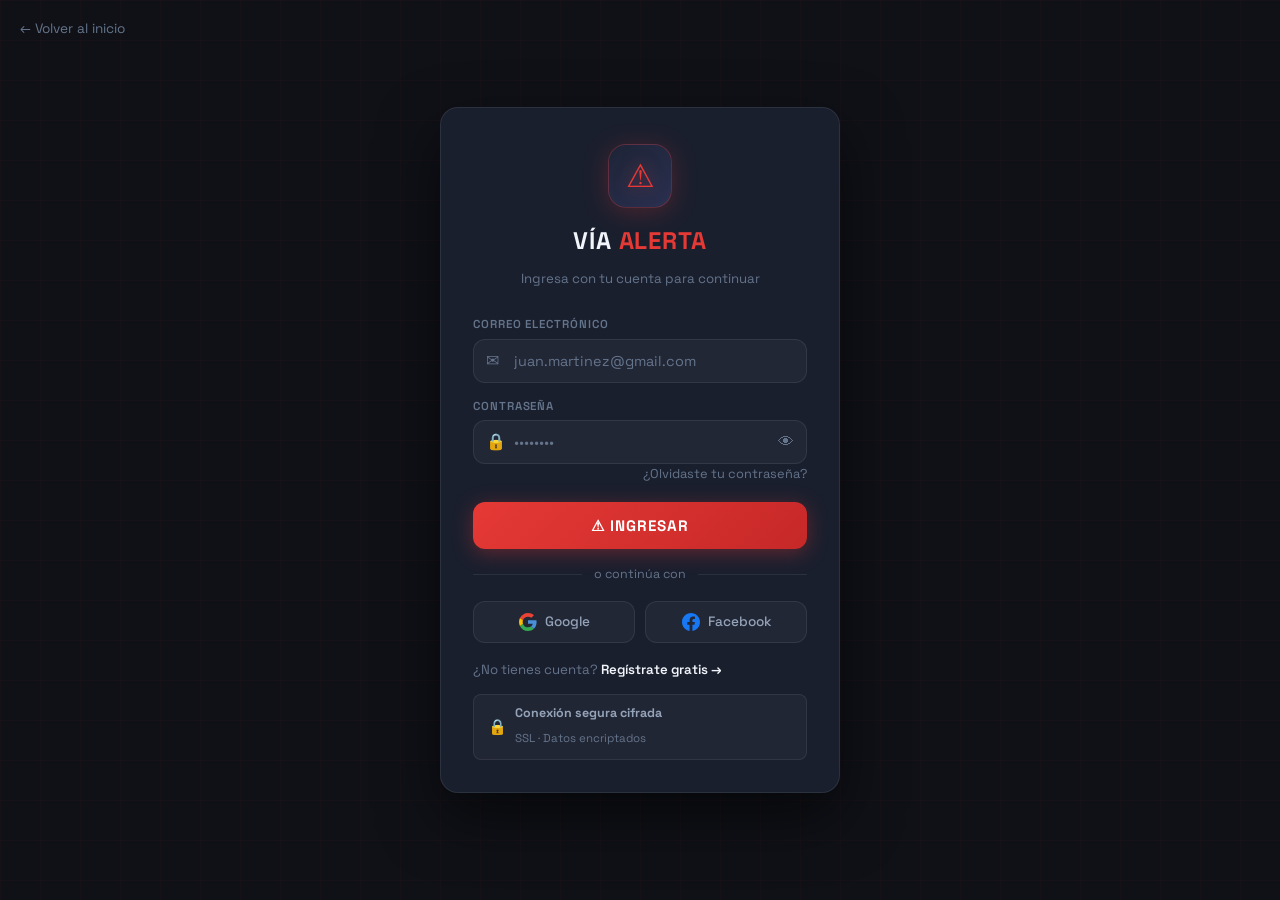
<file: inicio_sesion.html>
<!DOCTYPE html>
<html lang="es">
<head>
  <meta charset="UTF-8" />
  <meta name="viewport" content="width=device-width, initial-scale=1.0" />
  <title>Iniciar sesión — VíaAlerta</title>
  <link rel="preconnect" href="https://fonts.googleapis.com" />
  <link rel="preconnect" href="https://fonts.gstatic.com" crossorigin />
  <link href="https://fonts.googleapis.com/css2?family=Space+Grotesk:wght@400;500;600;700&family=IBM+Plex+Mono:wght@400;500&display=swap" rel="stylesheet" />
  <link rel="stylesheet" href="estilos.css" />
</head>

<body>

  <a href="index.html" class="back-link">← Volver al inicio</a>

  <div class="auth-card">

    <!-- LOGO -->
    <div class="auth-logo">
      <div class="auth-logo-icon">⚠</div>
      <h1>VÍA <span>ALERTA</span></h1>
      <p>Ingresa con tu cuenta para continuar</p>
    </div>

    <!-- FORM -->
    <form class="auth-form" onsubmit="handleLogin(event)" novalidate>

      <div>
        <label class="field-label" for="login-email">Correo electrónico</label>
        <div class="field-wrap">
          <span class="field-icon">✉</span>
          <input type="email" id="login-email" placeholder="juan.martinez@gmail.com" autocomplete="email" required />
        </div>
      </div>

      <div>
        <label class="field-label" for="login-pass">Contraseña</label>
        <div class="field-wrap">
          <span class="field-icon">🔒</span>
          <input type="password" id="login-pass" placeholder="••••••••" autocomplete="current-password" required />
          <button type="button" class="eye-toggle" onclick="togglePass('login-pass', this)" aria-label="Mostrar contraseña">👁</button>
        </div>
        <div class="forgot-link"><a href="#">¿Olvidaste tu contraseña?</a></div>
      </div>

      <button type="submit" class="btn-auth">⚠ INGRESAR</button>

      <div class="divider">o continúa con</div>

      <div class="social-btns">
        <button type="button" class="btn-social">
          <!-- Google SVG -->
          <svg viewBox="0 0 24 24" xmlns="http://www.w3.org/2000/svg">
            <path fill="#EA4335" d="M5.266 9.765A7.077 7.077 0 0 1 12 4.909c1.69 0 3.218.6 4.418 1.582L19.91 3C17.782 1.145 15.055 0 12 0 7.27 0 3.198 2.698 1.24 6.65l4.026 3.115Z"/>
            <path fill="#34A853" d="M16.04 18.013c-1.09.703-2.474 1.078-4.04 1.078a7.077 7.077 0 0 1-6.723-4.823l-4.04 3.067A11.965 11.965 0 0 0 12 24c2.933 0 5.735-1.043 7.834-3l-3.793-2.987Z"/>
            <path fill="#4A90D9" d="M19.834 21c2.195-2.048 3.62-5.096 3.62-9 0-.71-.109-1.473-.272-2.182H12v4.637h6.436c-.317 1.559-1.17 2.766-2.395 3.558L19.834 21Z"/>
            <path fill="#FBBC05" d="M5.277 14.268A7.12 7.12 0 0 1 4.909 12c0-.782.125-1.533.357-2.235L1.24 6.65A11.934 11.934 0 0 0 0 12c0 1.92.445 3.73 1.237 5.335l4.04-3.067Z"/>
          </svg>
          Google
        </button>
        <button type="button" class="btn-social">
          <!-- Facebook SVG -->
          <svg viewBox="0 0 24 24" xmlns="http://www.w3.org/2000/svg">
            <path fill="#1877F2" d="M24 12.073C24 5.405 18.627 0 12 0S0 5.405 0 12.073C0 18.1 4.388 23.094 10.125 24v-8.437H7.078v-3.49h3.047V9.41c0-3.025 1.792-4.697 4.533-4.697 1.312 0 2.686.236 2.686.236v2.97h-1.513c-1.491 0-1.956.931-1.956 1.886v2.267h3.328l-.532 3.49h-2.796V24C19.612 23.094 24 18.1 24 12.073Z"/>
          </svg>
          Facebook
        </button>
      </div>

      <p class="auth-switch">¿No tienes cuenta? <a href="registro_usuario.html">Regístrate gratis →</a></p>

    </form>

    <!-- SECURITY BADGE -->
    <div class="security-badge">
      <span class="lock">🔒</span>
      <div class="security-badge-text">
        <strong>Conexión segura cifrada</strong>
        <span>SSL · Datos encriptados</span>
      </div>
    </div>

  </div>

<script src="javascript.js"></script>
</body>
</html>
</file>
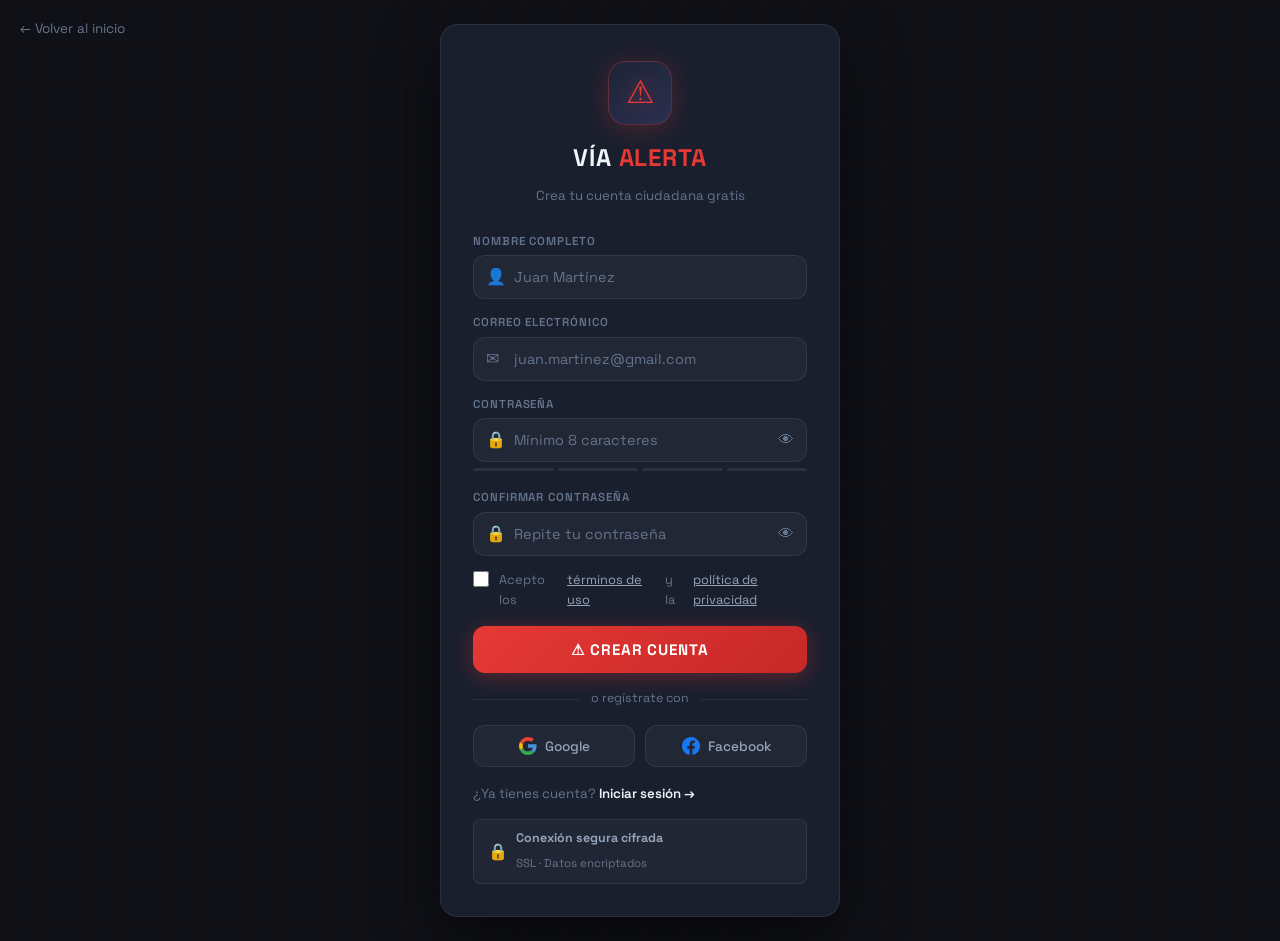
<file: registro_usuario.html>
<!DOCTYPE html>
<html lang="es">
<head>
  <meta charset="UTF-8" />
  <meta name="viewport" content="width=device-width, initial-scale=1.0" />
  <title>Registrarse — VíaAlerta</title>
  <link rel="preconnect" href="https://fonts.googleapis.com" />
  <link rel="preconnect" href="https://fonts.gstatic.com" crossorigin />
  <link href="https://fonts.googleapis.com/css2?family=Space+Grotesk:wght@400;500;600;700&family=IBM+Plex+Mono:wght@400;500&display=swap" rel="stylesheet" />
  <link rel="stylesheet" href="estilos.css" />

</head>
<body>

  <a href="index.html" class="back-link">← Volver al inicio</a>

  <div class="auth-card">

    <!-- LOGO -->
    <div class="auth-logo">
      <div class="auth-logo-icon">⚠</div>
      <h1>VÍA <span>ALERTA</span></h1>
      <p>Crea tu cuenta ciudadana gratis</p>
    </div>

    <!-- SUCCESS SCREEN (hidden by default) -->
    <div class="success-screen" id="success-screen">
      <div class="success-icon">✓</div>
      <h2>¡Registro exitoso!</h2>
      <p>Tu cuenta ha sido creada.<br />Ya puedes reportar y seguir vías dañadas.</p>
      <a href="inicio_sesion.html">Iniciar sesión →</a>
    </div>

    <!-- FORM -->
    <form class="auth-form" id="reg-form" onsubmit="handleRegister(event)" novalidate>

      <div>
        <label class="field-label" for="reg-name">Nombre completo</label>
        <div class="field-wrap">
          <span class="field-icon">👤</span>
          <input type="text" id="reg-name" placeholder="Juan Martínez" autocomplete="name" required />
        </div>
      </div>

      <div>
        <label class="field-label" for="reg-email">Correo electrónico</label>
        <div class="field-wrap">
          <span class="field-icon">✉</span>
          <input type="email" id="reg-email" placeholder="juan.martinez@gmail.com" autocomplete="email" required />
        </div>
      </div>

      <div>
        <label class="field-label" for="reg-pass">Contraseña</label>
        <div class="field-wrap">
          <span class="field-icon">🔒</span>
          <input type="password" id="reg-pass" placeholder="Mínimo 8 caracteres" autocomplete="new-password" required oninput="checkStrength(this.value)" />
          <button type="button" class="eye-toggle" onclick="togglePass('reg-pass', this)" aria-label="Mostrar contraseña">👁</button>
        </div>
        <div class="pass-strength">
          <div class="strength-seg" id="seg1"></div>
          <div class="strength-seg" id="seg2"></div>
          <div class="strength-seg" id="seg3"></div>
          <div class="strength-seg" id="seg4"></div>
        </div>
        <div class="strength-label" id="strength-label"></div>
      </div>

      <div>
        <label class="field-label" for="reg-pass2">Confirmar contraseña</label>
        <div class="field-wrap">
          <span class="field-icon">🔒</span>
          <input type="password" id="reg-pass2" placeholder="Repite tu contraseña" autocomplete="new-password" required oninput="this.classList.remove('invalid')" />
          <button type="button" class="eye-toggle" onclick="togglePass('reg-pass2', this)" aria-label="Mostrar contraseña">👁</button>
        </div>
      </div>

      <label class="terms-row">
        <input type="checkbox" id="terms" required />
        Acepto los <a href="#" onclick="return false">términos de uso</a> y la <a href="#" onclick="return false">política de privacidad</a>
      </label>

      <button type="submit" class="btn-auth" id="reg-btn">⚠ CREAR CUENTA</button>

      <div class="divider">o regístrate con</div>

      <div class="social-btns">
        <button type="button" class="btn-social">
          <svg viewBox="0 0 24 24" xmlns="http://www.w3.org/2000/svg">
            <path fill="#EA4335" d="M5.266 9.765A7.077 7.077 0 0 1 12 4.909c1.69 0 3.218.6 4.418 1.582L19.91 3C17.782 1.145 15.055 0 12 0 7.27 0 3.198 2.698 1.24 6.65l4.026 3.115Z"/>
            <path fill="#34A853" d="M16.04 18.013c-1.09.703-2.474 1.078-4.04 1.078a7.077 7.077 0 0 1-6.723-4.823l-4.04 3.067A11.965 11.965 0 0 0 12 24c2.933 0 5.735-1.043 7.834-3l-3.793-2.987Z"/>
            <path fill="#4A90D9" d="M19.834 21c2.195-2.048 3.62-5.096 3.62-9 0-.71-.109-1.473-.272-2.182H12v4.637h6.436c-.317 1.559-1.17 2.766-2.395 3.558L19.834 21Z"/>
            <path fill="#FBBC05" d="M5.277 14.268A7.12 7.12 0 0 1 4.909 12c0-.782.125-1.533.357-2.235L1.24 6.65A11.934 11.934 0 0 0 0 12c0 1.92.445 3.73 1.237 5.335l4.04-3.067Z"/>
          </svg>
          Google
        </button>
        <button type="button" class="btn-social">
          <svg viewBox="0 0 24 24" xmlns="http://www.w3.org/2000/svg">
            <path fill="#1877F2" d="M24 12.073C24 5.405 18.627 0 12 0S0 5.405 0 12.073C0 18.1 4.388 23.094 10.125 24v-8.437H7.078v-3.49h3.047V9.41c0-3.025 1.792-4.697 4.533-4.697 1.312 0 2.686.236 2.686.236v2.97h-1.513c-1.491 0-1.956.931-1.956 1.886v2.267h3.328l-.532 3.49h-2.796V24C19.612 23.094 24 18.1 24 12.073Z"/>
          </svg>
          Facebook
        </button>
      </div>

      <p class="auth-switch">¿Ya tienes cuenta? <a href="inicio_sesion.html">Iniciar sesión →</a></p>

    </form>

    <!-- SECURITY BADGE -->
    <div class="security-badge">
      <span>🔒</span>
      <div class="security-badge-text">
        <strong>Conexión segura cifrada</strong>
        <span>SSL · Datos encriptados</span>
      </div>
    </div>

</div>
<script src="javascript.js"></script>
</body>
</html>
</file>
<file: estilos.css>
/* ---- RESET Y BASE ---- */
*, *::before, *::after {
  margin: 0;
  padding: 0;
  box-sizing: border-box;
}

:root {
  --color-critica: #e53935;
  --color-critica-bg: #ffebee;
  --color-critica-dark: #b71c1c;
  --color-alta: #f97316;
  --color-alta-bg: #fff3e0;
  --color-alta-dark: #c2410c;
  --color-media: #eab308;
  --color-media-bg: #fefce8;
  --color-media-dark: #a16207;
  --color-baja: #22c55e;
  --color-baja-bg: #f0fdf4;
  --color-baja-dark: #15803d;
  --color-resuelto: #6b7280;
  --color-resuelto-bg: #f3f4f6;
  --color-resuelto-dark: #374151;

  --bg-dark: #0f1117;
  --bg-surface: #161b27;
  --bg-card: #1e2436;
  --bg-card-hover: #242b3d;
  --text-primary: #f1f5f9;
  --text-secondary: #94a3b8;
  --text-muted: #64748b;
  --accent: #38bdf8;
  --accent-dark: #0ea5e9;
  --border: rgba(255,255,255,0.08);
  --border-hover: rgba(255,255,255,0.15);

  --font-main: 'Space Grotesk', sans-serif;
  --font-mono: 'IBM Plex Mono', monospace;

  --radius-sm: 6px;
  --radius-md: 10px;
  --radius-lg: 16px;
  --radius-xl: 24px;

  --shadow-sm: 0 1px 4px rgba(0,0,0,0.3);
  --shadow-md: 0 4px 16px rgba(0,0,0,0.4);
  --shadow-lg: 0 8px 32px rgba(0,0,0,0.5);

  --max-width: 1100px;
  --gap: 24px;
}

html {
  scroll-behavior: smooth;
}

body {
  font-family: var(--font-main);
  background-color: var(--bg-dark);
  color: var(--text-primary);
  line-height: 1.6;
  font-size: 16px;
}

img { max-width: 100%; display: block; }
a { color: var(--accent); text-decoration: none; transition: color 0.2s; }
a:hover { color: var(--accent-dark); }
ul { list-style: none; }

/* ---- UTILIDADES ---- */
.section-header {
  text-align: center;
  margin-bottom: 2.5rem;
}
.section-header h2 {
  font-size: clamp(1.6rem, 3vw, 2rem);
  font-weight: 700;
  margin-bottom: 0.5rem;
  color: var(--text-primary);
}
.section-header p {
  color: var(--text-secondary);
  font-size: 1rem;
}

/* ---- BOTONES ---- */
.btn-primary {
  background: var(--accent);
  color: #0f1117;
  border: none;
  padding: 12px 24px;
  border-radius: var(--radius-md);
  font-family: var(--font-main);
  font-size: 0.95rem;
  font-weight: 600;
  cursor: pointer;
  transition: background 0.2s, transform 0.15s;
}
.btn-primary:hover { background: var(--accent-dark); transform: translateY(-1px); }
.btn-primary:active { transform: scale(0.98); }
.btn-primary:disabled {
  background: rgba(56,189,248,0.3);
  color: rgba(15,17,23,0.5);
  cursor: not-allowed;
  transform: none;
}

.btn-outline {
  background: transparent;
  color: var(--text-primary);
  border: 1px solid var(--border-hover);
  padding: 12px 24px;
  border-radius: var(--radius-md);
  font-family: var(--font-main);
  font-size: 0.95rem;
  font-weight: 500;
  cursor: pointer;
  transition: border-color 0.2s, background 0.2s;
}
.btn-outline:hover { border-color: var(--accent); background: rgba(56,189,248,0.05); }

/* ---- HEADER ---- */
#site-header {
  position: sticky;
  top: 0;
  z-index: 100;
  background: rgba(15,17,23,0.9);
  backdrop-filter: blur(12px);
  border-bottom: 1px solid var(--border);
}
.header-inner {
  max-width: var(--max-width);
  margin: 0 auto;
  padding: 0 1.5rem;
  height: 64px;
  display: flex;
  align-items: center;
  gap: 2rem;
}
.logo {
  display: flex;
  align-items: center;
  gap: 8px;
  font-size: 1.2rem;
  font-weight: 700;
  color: var(--text-primary);
  text-decoration: none;
}
.logo-icon { font-size: 1.3rem; color: var(--color-alta); }
.logo-text strong { color: var(--accent); }

#main-nav { 
  flex: 1; 
  display: flex;
  align-items: center;
  gap: 1.5rem;
}
#main-nav ul {
  display: flex;
  gap: 1.5rem;
}
#main-nav a {
  color: var(--text-secondary);
  font-size: 0.9rem;
  font-weight: 500;
  transition: color 0.2s;
}
#main-nav a:hover { color: var(--text-primary); }

/* Auth buttons in header */
.header-auth {
  display: flex;
  align-items: center;
  gap: 8px;
  margin-left: auto;
}
.btn-login-nav {
  color: var(--text-secondary);
  font-size: 0.85rem;
  font-weight: 500;
  padding: 7px 14px;
  border-radius: var(--radius-md);
  transition: color 0.2s, background 0.2s;
  text-decoration: none;
  white-space: nowrap;
}
.btn-login-nav:hover { color: var(--text-primary); background: rgba(255,255,255,0.05); }
.btn-register-nav {
  background: linear-gradient(135deg, #e53935, #c62828);
  color: #fff;
  font-size: 0.85rem;
  font-weight: 600;
  padding: 7px 16px;
  border-radius: var(--radius-md);
  transition: opacity 0.2s, transform 0.15s;
  text-decoration: none;
  white-space: nowrap;
  box-shadow: 0 2px 8px rgba(229,57,53,0.35);
}
.btn-register-nav:hover { opacity: 0.88; transform: translateY(-1px); color: #fff; }

.btn-report-nav {
  background: var(--accent);
  color: #0f1117;
  border: none;
  padding: 8px 16px;
  border-radius: var(--radius-md);
  font-family: var(--font-main);
  font-size: 0.85rem;
  font-weight: 600;
  cursor: pointer;
  white-space: nowrap;
  transition: background 0.2s;
}
.btn-report-nav:hover { background: var(--accent-dark); }

.menu-toggle {
  display: none;
  background: none;
  border: none;
  color: var(--text-primary);
  font-size: 1.4rem;
  cursor: pointer;
  margin-left: auto;
}

/* ---- HERO ---- */
#hero {
  max-width: var(--max-width);
  margin: 0 auto;
  padding: 5rem 1.5rem 4rem;
}

.hero-main {
  display: grid;
  grid-template-columns: 1fr 1fr;
  gap: 3rem;
  align-items: center;
  margin-bottom: 3rem;
}

.hero-content { max-width: 540px; }
.hero-label {
  font-family: var(--font-mono);
  font-size: 0.8rem;
  letter-spacing: 0.1em;
  text-transform: uppercase;
  color: var(--accent);
  margin-bottom: 1rem;
}
.hero-content h1 {
  font-size: clamp(2rem, 5vw, 3rem);
  font-weight: 700;
  line-height: 1.15;
  margin-bottom: 1rem;
}
.hero-content h1 .accent { color: var(--color-critica); }
.hero-desc {
  font-size: 1.1rem;
  color: var(--text-secondary);
  margin-bottom: 2rem;
  max-width: 480px;
}
.hero-btns { display: flex; gap: 12px; flex-wrap: wrap; }

/* Hero illustration */
.hero-illustration {
  position: relative;
  display: flex;
  align-items: center;
  justify-content: center;
}
.hero-illustration svg {
  width: 100%;
  max-width: 520px;
  height: auto;
  border-radius: 20px;
  border: 1px solid rgba(255,255,255,0.06);
  box-shadow:
    0 0 0 1px rgba(56,189,248,0.05),
    0 20px 60px rgba(0,0,0,0.6),
    0 0 80px rgba(229,57,53,0.08);
  animation: hero-float 6s ease-in-out infinite;
}
@keyframes hero-float {
  0%, 100% { transform: translateY(0px); }
  50%       { transform: translateY(-10px); }
}

.hero-stats {
  display: grid;
  grid-template-columns: repeat(4, 1fr);
  gap: 12px;
}
.stat-card {
  background: var(--bg-card);
  border: 1px solid var(--border);
  border-radius: var(--radius-md);
  padding: 1.25rem 1rem;
  display: flex;
  flex-direction: column;
  align-items: center;
  gap: 4px;
}
.stat-num {
  font-size: 2rem;
  font-weight: 700;
  color: var(--accent);
  font-family: var(--font-mono);
}
.stat-label {
  font-size: 0.78rem;
  color: var(--text-muted);
  text-align: center;
}

/* ---- SECCIONES ---- */
section {
  padding: 4rem 1.5rem;
  max-width: var(--max-width);
  margin: 0 auto;
}
section:not(#hero) {
  border-top: 1px solid var(--border);
}

/* ---- MAPA ---- */
.mapa-container {
  display: grid;
  grid-template-columns: 220px 1fr;
  gap: var(--gap);
  align-items: start;
}
.mapa-leyenda {
  background: var(--bg-card);
  border: 1px solid var(--border);
  border-radius: var(--radius-lg);
  padding: 1.25rem;
}
.mapa-leyenda h3 {
  font-size: 0.85rem;
  font-weight: 600;
  text-transform: uppercase;
  letter-spacing: 0.05em;
  color: var(--text-muted);
  margin-bottom: 0.75rem;
}
.mapa-leyenda ul { display: flex; flex-direction: column; gap: 8px; }
.mapa-leyenda li {
  display: flex;
  align-items: center;
  gap: 8px;
  font-size: 0.83rem;
  color: var(--text-secondary);
}
.dot {
  width: 12px;
  height: 12px;
  border-radius: 50%;
  flex-shrink: 0;
}
.dot-critica { background: var(--color-critica); }
.dot-alta { background: var(--color-alta); }
.dot-media { background: var(--color-media); }
.dot-baja { background: var(--color-baja); }
.dot-resuelto { background: var(--color-resuelto); }

.mapa-filtros {
  margin-top: 1.25rem;
  border-top: 1px solid var(--border);
  padding-top: 1rem;
  display: flex;
  flex-direction: column;
  gap: 8px;
}
.mapa-filtros label {
  display: flex;
  align-items: center;
  gap: 8px;
  font-size: 0.83rem;
  color: var(--text-secondary);
  cursor: pointer;
}
.mapa-filtros input[type="checkbox"] {
  accent-color: var(--accent);
  width: 14px;
  height: 14px;
}

.mapa-ilustrado {
  background: var(--bg-card);
  border: 1px solid var(--border);
  border-radius: var(--radius-lg);
  overflow: hidden;
}
.mapa-ilustrado svg { width: 100%; height: auto; display: block; }
.mapa-nota {
  font-size: 0.75rem;
  color: var(--text-muted);
  text-align: center;
  padding: 0.75rem;
  border-top: 1px solid var(--border);
}

/* ---- TARJETAS DE REPORTES ---- */
.reportes-grid {
  display: grid;
  grid-template-columns: repeat(3, 1fr);
  gap: var(--gap);
}

.reporte-card {
  background: var(--bg-card);
  border: 1px solid var(--border);
  border-radius: var(--radius-lg);
  padding: 1.25rem;
  transition: transform 0.2s, border-color 0.2s, box-shadow 0.2s;
  border-top: 3px solid transparent;
  display: flex;
  flex-direction: column;
  gap: 10px;
}
.reporte-card:hover {
  transform: translateY(-3px);
  border-color: var(--border-hover);
  box-shadow: var(--shadow-md);
}
.gravedad-critica { border-top-color: var(--color-critica); }
.gravedad-alta    { border-top-color: var(--color-alta); }
.gravedad-media   { border-top-color: var(--color-media); }
.gravedad-baja    { border-top-color: var(--color-baja); }
.gravedad-resuelto{ border-top-color: var(--color-resuelto); }

.card-header {
  display: flex;
  justify-content: space-between;
  align-items: center;
}
.card-fecha {
  font-family: var(--font-mono);
  font-size: 0.72rem;
  color: var(--text-muted);
}

/* Badges */
.badge {
  font-size: 0.72rem;
  font-weight: 600;
  padding: 3px 10px;
  border-radius: 999px;
  text-transform: uppercase;
  letter-spacing: 0.04em;
}
.badge-critica { background: rgba(229,57,53,0.15); color: #ef9a9a; }
.badge-alta    { background: rgba(249,115,22,0.15); color: #fdba74; }
.badge-media   { background: rgba(234,179,8,0.15);  color: #fde047; }
.badge-baja    { background: rgba(34,197,94,0.15);  color: #86efac; }
.badge-resuelto{ background: rgba(107,114,128,0.15); color: #9ca3af; }

.reporte-card h3 {
  font-size: 0.95rem;
  font-weight: 600;
  color: var(--text-primary);
  line-height: 1.3;
}
.card-desc {
  font-size: 0.83rem;
  color: var(--text-secondary);
  line-height: 1.5;
  flex: 1;
}
.card-meta {
  display: flex;
  justify-content: space-between;
  align-items: center;
  font-size: 0.78rem;
  color: var(--text-muted);
  flex-wrap: wrap;
  gap: 6px;
}

/* Estado */
.estado {
  font-size: 0.72rem;
  font-weight: 600;
  padding: 3px 10px;
  border-radius: 999px;
}
.estado-pendiente { background: rgba(229,57,53,0.1); color: #ef9a9a; }
.estado-revision  { background: rgba(249,115,22,0.1); color: #fdba74; }
.estado-resuelto  { background: rgba(34,197,94,0.1); color: #86efac; }

/* Acciones de la card */
.card-acciones {
  display: flex;
  gap: 8px;
  border-top: 1px solid var(--border);
  padding-top: 10px;
}
.btn-like, .btn-comentar {
  background: transparent;
  border: 1px solid var(--border);
  color: var(--text-secondary);
  padding: 5px 12px;
  border-radius: var(--radius-sm);
  font-size: 0.78rem;
  cursor: pointer;
  font-family: var(--font-main);
  transition: background 0.2s, border-color 0.2s, color 0.2s;
  flex: 1;
  text-align: center;
}
.btn-like:hover  { background: rgba(56,189,248,0.1); border-color: var(--accent); color: var(--accent); }
.btn-comentar:hover { background: rgba(255,255,255,0.05); border-color: var(--border-hover); }
.btn-like.activo { background: rgba(56,189,248,0.15); border-color: var(--accent); color: var(--accent); }

/* Comentarios */
.comentarios-box {
  border-top: 1px solid var(--border);
  padding-top: 10px;
  display: flex;
  flex-direction: column;
  gap: 8px;
}
.comentario-lista { display: flex; flex-direction: column; gap: 6px; }
.comentario {
  background: rgba(255,255,255,0.04);
  border-radius: var(--radius-sm);
  padding: 8px 10px;
  font-size: 0.78rem;
  color: var(--text-secondary);
  line-height: 1.4;
}
.comentario strong { color: var(--text-muted); font-size: 0.72rem; }
.comentario-input {
  display: flex;
  gap: 6px;
}
.comentario-input input {
  flex: 1;
  background: rgba(255,255,255,0.05);
  border: 1px solid var(--border);
  border-radius: var(--radius-sm);
  padding: 7px 10px;
  color: var(--text-primary);
  font-family: var(--font-main);
  font-size: 0.78rem;
  outline: none;
  transition: border-color 0.2s;
}
.comentario-input input:focus { border-color: var(--accent); }
.comentario-input button {
  background: var(--accent);
  color: #0f1117;
  border: none;
  padding: 7px 12px;
  border-radius: var(--radius-sm);
  font-size: 0.78rem;
  font-weight: 600;
  cursor: pointer;
  font-family: var(--font-main);
  white-space: nowrap;
  transition: background 0.2s;
}
.comentario-input button:hover { background: var(--accent-dark); }

/* ---- FORMULARIO ---- */
#formulario { background: none; }
.form-container { max-width: 740px; margin: 0 auto; }
.form-card {
  background: var(--bg-card);
  border: 1px solid var(--border);
  border-radius: var(--radius-xl);
  padding: 2rem;
}
.form-grid {
  display: grid;
  grid-template-columns: 1fr 1fr;
  gap: 1.25rem;
  margin-bottom: 1.5rem;
}
.form-group { display: flex; flex-direction: column; gap: 6px; }
.full-width { grid-column: 1 / -1; }

.form-group label {
  font-size: 0.85rem;
  font-weight: 600;
  color: var(--text-secondary);
  letter-spacing: 0.02em;
}
.form-group input[type="text"],
.form-group select,
.form-group textarea {
  background: rgba(255,255,255,0.05);
  border: 1px solid var(--border);
  border-radius: var(--radius-md);
  padding: 11px 14px;
  color: var(--text-primary);
  font-family: var(--font-main);
  font-size: 0.9rem;
  outline: none;
  transition: border-color 0.2s, background 0.2s;
  width: 100%;
}
.form-group input:focus,
.form-group select:focus,
.form-group textarea:focus {
  border-color: var(--accent);
  background: rgba(56,189,248,0.05);
}
.form-group select { cursor: pointer; }
.form-group select option { background: #1e2436; }
.form-group textarea { resize: vertical; min-height: 100px; }
.form-hint {
  font-size: 0.75rem;
  color: var(--text-muted);
  line-height: 1.4;
}

/* Selector de gravedad */
.gravedad-selector {
  display: grid;
  grid-template-columns: repeat(4, 1fr);
  gap: 10px;
}
.gravedad-opcion {
  border: 1px solid var(--border);
  border-radius: var(--radius-md);
  padding: 12px 10px;
  cursor: pointer;
  transition: border-color 0.2s, background 0.2s;
  display: flex;
  flex-direction: column;
  gap: 4px;
  align-items: center;
  text-align: center;
}
.gravedad-opcion input[type="radio"] { display: none; }
.gravedad-opcion:has(input:checked) { background: rgba(56,189,248,0.05); }
.gravedad-opcion.critica:has(input:checked) { border-color: var(--color-critica); background: rgba(229,57,53,0.08); }
.gravedad-opcion.alta:has(input:checked)    { border-color: var(--color-alta); background: rgba(249,115,22,0.08); }
.gravedad-opcion.media:has(input:checked)   { border-color: var(--color-media); background: rgba(234,179,8,0.08); }
.gravedad-opcion.baja:has(input:checked)    { border-color: var(--color-baja); background: rgba(34,197,94,0.08); }
.gravedad-opcion:hover { border-color: var(--border-hover); background: rgba(255,255,255,0.04); }
.gravedad-label {
  font-size: 0.82rem;
  font-weight: 600;
  color: var(--text-primary);
}
.gravedad-desc {
  font-size: 0.72rem;
  color: var(--text-muted);
  line-height: 1.3;
}

/* File upload */
.file-upload {
  background: rgba(255,255,255,0.03);
  border: 1.5px dashed var(--border-hover);
  border-radius: var(--radius-md);
  padding: 1.25rem;
  cursor: pointer;
  display: flex;
  flex-direction: column;
  align-items: center;
  gap: 4px;
  transition: background 0.2s, border-color 0.2s;
  font-size: 0.85rem;
  color: var(--text-secondary);
}
.file-upload:hover { background: rgba(56,189,248,0.04); border-color: var(--accent); }
.file-hint { font-size: 0.72rem; color: var(--text-muted); }

.foto-preview {
  margin-top: 12px;
  border-radius: var(--radius-md);
  overflow: hidden;
  width: 100%;
  max-height: 140px;
}
.foto-preview img {
  display: block;
  width: 100%;
  max-height: 140px;
  height: auto;
  object-fit: cover;
}

/* Aviso anónimo */
.aviso-anonimo {
  background: rgba(56,189,248,0.06);
  border: 1px solid rgba(56,189,248,0.15);
  border-radius: var(--radius-md);
  padding: 10px 14px;
  font-size: 0.82rem;
  color: var(--text-secondary);
  text-align: center;
}

.form-actions {
  display: flex;
  gap: 12px;
  justify-content: flex-end;
}

/* Form success */
.form-success {
  text-align: center;
  padding: 2rem;
  display: flex;
  flex-direction: column;
  align-items: center;
  gap: 1rem;
}
.form-success[hidden] {
  display: none !important;
}
.success-icon {
  width: 60px;
  height: 60px;
  background: rgba(34,197,94,0.15);
  color: #4ade80;
  border-radius: 50%;
  display: flex;
  align-items: center;
  justify-content: center;
  font-size: 1.5rem;
  font-weight: 700;
}
.form-success h3 { font-size: 1.3rem; color: #4ade80; }
.form-success p { color: var(--text-secondary); font-size: 0.9rem; }
.form-success button {
  background: var(--accent);
  color: #0f1117;
  border: none;
  padding: 10px 22px;
  border-radius: var(--radius-md);
  font-family: var(--font-main);
  font-weight: 600;
  cursor: pointer;
  font-size: 0.9rem;
  margin-top: 0.5rem;
}

/* ---- ESTADO / TIMELINE ---- */
.estado-container { max-width: 500px; margin: 0 auto; }
.estado-buscador {
  display: flex;
  gap: 10px;
  margin-bottom: 1.5rem;
}
.estado-buscador input {
  flex: 1;
  background: var(--bg-card);
  border: 1px solid var(--border);
  border-radius: var(--radius-md);
  padding: 12px 16px;
  color: var(--text-primary);
  font-family: var(--font-mono);
  font-size: 0.9rem;
  outline: none;
  transition: border-color 0.2s;
}
.estado-buscador input:focus { border-color: var(--accent); }
.estado-buscador button {
  background: var(--accent);
  color: #0f1117;
  border: none;
  padding: 12px 20px;
  border-radius: var(--radius-md);
  font-family: var(--font-main);
  font-weight: 600;
  cursor: pointer;
  font-size: 0.9rem;
  transition: background 0.2s;
}
.estado-buscador button:hover { background: var(--accent-dark); }

.estado-timeline {
  background: var(--bg-card);
  border: 1px solid var(--border);
  border-radius: var(--radius-lg);
  padding: 1.5rem;
}
.estado-timeline h3 {
  font-size: 1rem;
  margin-bottom: 1.5rem;
  font-family: var(--font-mono);
  color: var(--text-secondary);
}
.estado-timeline h3 span { color: var(--accent); }

.timeline { display: flex; flex-direction: column; gap: 0; }
.timeline-item {
  display: flex;
  gap: 16px;
  position: relative;
  padding-bottom: 1.5rem;
}
.timeline-item:last-child { padding-bottom: 0; }
.timeline-item:not(:last-child)::before {
  content: '';
  position: absolute;
  left: 10px;
  top: 22px;
  width: 1px;
  height: calc(100% - 12px);
  background: var(--border);
}
.timeline-item.completado::before { background: var(--color-baja); }
.timeline-item.activo::before { background: var(--accent); }

.timeline-dot {
  width: 20px;
  height: 20px;
  border-radius: 50%;
  flex-shrink: 0;
  margin-top: 2px;
  border: 2px solid var(--border);
  background: var(--bg-dark);
}
.timeline-item.completado .timeline-dot {
  background: var(--color-baja);
  border-color: var(--color-baja);
}
.timeline-item.activo .timeline-dot {
  background: var(--accent);
  border-color: var(--accent);
  box-shadow: 0 0 0 4px rgba(56,189,248,0.2);
}

.timeline-content { display: flex; flex-direction: column; gap: 2px; }
.timeline-content strong { font-size: 0.9rem; color: var(--text-primary); font-weight: 600; }
.timeline-content span { font-size: 0.8rem; color: var(--text-muted); }

/* ---- FOOTER ---- */
#site-footer {
  background: var(--bg-surface);
  border-top: 1px solid var(--border);
  margin-top: 2rem;
}
.footer-inner {
  max-width: var(--max-width);
  margin: 0 auto;
  padding: 3rem 1.5rem 2rem;
  display: grid;
  grid-template-columns: 1fr 1fr 1fr;
  gap: 2rem;
}
.footer-brand { display: flex; flex-direction: column; gap: 8px; }
.footer-brand .logo { font-size: 1.1rem; }
.footer-brand p { font-size: 0.82rem; color: var(--text-muted); margin-top: 4px; }
.footer-nav h4, .footer-info h4 {
  font-size: 0.8rem;
  text-transform: uppercase;
  letter-spacing: 0.08em;
  color: var(--text-muted);
  margin-bottom: 1rem;
}
.footer-nav ul { display: flex; flex-direction: column; gap: 8px; }
.footer-nav a { color: var(--text-secondary); font-size: 0.85rem; }
.footer-nav a:hover { color: var(--text-primary); }
.footer-info p { font-size: 0.82rem; color: var(--text-secondary); line-height: 1.6; }
.footer-tecno {
  font-family: var(--font-mono);
  font-size: 0.75rem !important;
  color: var(--accent) !important;
  margin-top: 8px;
}
.footer-bottom {
  max-width: var(--max-width);
  margin: 0 auto;
  padding: 1rem 1.5rem;
  border-top: 1px solid var(--border);
}
.footer-bottom p {
  font-size: 0.78rem;
  color: var(--text-muted);
  text-align: center;
}/* ====================================================
   VíaAlerta — responsive.css
   Diseño adaptativo con Media Queries (@media)
   Estándares W3C · Competencia 220501096
   ==================================================== */

/* ---- TABLETAS: máximo 1024px ---- */
@media (max-width: 1024px) {
  .hero-stats {
    grid-template-columns: repeat(2, 1fr);
  }
  .reportes-grid {
    grid-template-columns: repeat(2, 1fr);
  }
  .mapa-container {
    grid-template-columns: 180px 1fr;
  }
  .gravedad-selector {
    grid-template-columns: repeat(2, 1fr);
  }
  .footer-inner {
    grid-template-columns: 1fr 1fr;
  }
  .footer-brand {
    grid-column: 1 / -1;
  }
}

/* ---- TABLETAS PEQUEÑAS: máximo 768px ---- */
@media (max-width: 768px) {
  /* Header */
  #main-nav {
    display: none;
    position: fixed;
    top: 64px;
    left: 0;
    right: 0;
    background: rgba(15,17,23,0.97);
    backdrop-filter: blur(12px);
    border-bottom: 1px solid var(--border);
    padding: 1rem 1.5rem;
    z-index: 99;
  }
  #main-nav.abierto { display: block; }
  #main-nav ul { flex-direction: column; gap: 1rem; }
  #main-nav a { font-size: 1rem; }
  .menu-toggle { display: block; }
  .btn-report-nav { display: none; }
  
  /* Mostrar botones auth en el menú mobile */
  .header-auth {
    display: flex;
    flex-direction: column;
    gap: 0.75rem;
    margin-top: 1rem;
    margin-left: 0;
    padding-top: 1rem;
    border-top: 1px solid rgba(255, 255, 255, 0.08);
  }
  
  .btn-login-nav,
  .btn-register-nav {
    width: 100%;
    text-align: center;
    padding: 10px 14px;
    font-size: 0.9rem;
  }

  /* Hero */
  #hero { padding: 3rem 1.25rem 2.5rem; }
  .hero-main { grid-template-columns: 1fr; gap: 2rem; }
  .hero-illustration { order: -1; }
  .hero-illustration svg { max-width: 100%; border-radius: 14px; }
  .hero-content h1 { font-size: 1.8rem; }
  .hero-btns { flex-direction: column; }
  .hero-btns .btn-primary,
  .hero-btns .btn-outline { width: 100%; text-align: center; }
  .hero-stats { grid-template-columns: repeat(2, 1fr); }

  /* Mapa */
  .mapa-container {
    grid-template-columns: 1fr;
  }
  .mapa-leyenda {
    order: 2;
  }
  .mapa-ilustrado {
    order: 1;
  }

  /* Reportes */
  .reportes-grid { grid-template-columns: 1fr; }

  /* Formulario */
  .form-grid { grid-template-columns: 1fr; }
  .form-card { padding: 1.25rem; border-radius: var(--radius-lg); }
  .gravedad-selector { grid-template-columns: repeat(2, 1fr); }
  .form-actions { flex-direction: column; }
  .form-actions .btn-outline,
  .form-actions .btn-primary { width: 100%; text-align: center; }

  /* Footer */
  .footer-inner { grid-template-columns: 1fr; gap: 1.5rem; }

  /* Secciones */
  section { padding: 3rem 1.25rem; }
}

/* ---- MÓVILES: máximo 480px ---- */
@media (max-width: 480px) {
  :root {
    --gap: 16px;
  }

  /* Header */
  .header-inner { padding: 0 1rem; }
  .logo-text { font-size: 1rem; }

  /* Hero */
  #hero { padding: 2rem 1rem 2rem; }
  .hero-content h1 { font-size: 1.5rem; }
  .hero-desc { font-size: 0.95rem; }
  .hero-stats { grid-template-columns: repeat(2, 1fr); gap: 8px; }
  .stat-num { font-size: 1.5rem; }
  .stat-card { padding: 1rem 0.75rem; }

  /* Secciones */
  section { padding: 2.5rem 1rem; }
  .section-header h2 { font-size: 1.4rem; }

  /* Gravedad selector en 1 columna en móvil muy pequeño */
  .gravedad-selector { grid-template-columns: 1fr 1fr; }
  .gravedad-desc { display: none; }

  /* Cards reportes */
  .reporte-card { padding: 1rem; }
  .card-acciones { flex-direction: column; }

  /* Formulario */
  .form-container { padding: 0; }
  .form-card { border-radius: var(--radius-lg); }

  /* Estado */
  .estado-buscador { flex-direction: column; }
  .estado-buscador button { width: 100%; }

  /* Footer */
  .footer-inner { padding: 2rem 1rem 1.5rem; }
}

/* ---- PANTALLAS GRANDES: mínimo 1280px ---- */
@media (min-width: 1280px) {
  .reportes-grid {
    grid-template-columns: repeat(3, 1fr);
  }
  #hero {
    padding: 6rem 1.5rem 5rem;
  }
  .hero-stats {
    grid-template-columns: repeat(4, 1fr);
  }
}

/* ---- PREFERENCIA DE MOVIMIENTO REDUCIDO ---- */
@media (prefers-reduced-motion: reduce) {
  * {
    animation: none !important;
    transition: none !important;
  }
}

*, *::before, *::after { margin: 0; padding: 0; box-sizing: border-box; }

    :root {
      --bg-dark:    #0f1117;
      --bg-surface: #161b27;
      --bg-card:    #1a1f2e;
      --border:     rgba(255,255,255,0.08);
      --border-focus: rgba(229,57,53,0.6);
      --text-primary:   #f1f5f9;
      --text-secondary: #94a3b8;
      --text-muted:     #64748b;
      --accent-red:  #e53935;
      --accent-red2: #c62828;
      --font-main: 'Space Grotesk', sans-serif;
      --radius-md: 12px;
      --radius-lg: 18px;
    }

    html { scroll-behavior: smooth; }

    body {
      font-family: var(--font-main);
      background: var(--bg-dark);
      color: var(--text-primary);
      min-height: 100vh;
      display: flex;
      flex-direction: column;
      align-items: center;
      justify-content: center;
      padding: 1.5rem 1rem;
      /* subtle grid pattern */
      background-image:
        linear-gradient(rgba(229,57,53,0.03) 1px, transparent 1px),
        linear-gradient(90deg, rgba(229,57,53,0.03) 1px, transparent 1px);
      background-size: 40px 40px;
    }

    /* ---- BACK LINK ---- */
    .back-link {
      position: fixed;
      top: 18px;
      left: 20px;
      color: var(--text-muted);
      text-decoration: none;
      font-size: 0.85rem;
      display: flex;
      align-items: center;
      gap: 6px;
      transition: color 0.2s;
      z-index: 10;
    }
    .back-link:hover { color: var(--text-primary); }

    /* ---- CARD ---- */
    .auth-card {
      background: var(--bg-card);
      border: 1px solid var(--border);
      border-radius: var(--radius-lg);
      padding: 2.25rem 2rem 2rem;
      width: 100%;
      max-width: 380px;
      box-shadow: 0 24px 60px rgba(0,0,0,0.55);
      display: flex;
      flex-direction: column;
      align-items: center;
      gap: 0;
    }

    /* ---- LOGO BLOCK ---- */
    .auth-logo {
      display: flex;
      flex-direction: column;
      align-items: center;
      gap: 0.85rem;
      margin-bottom: 1.5rem;
    }
    .auth-logo-icon {
      width: 64px;
      height: 64px;
      background: linear-gradient(145deg, #1e2436, #2a3050);
      border: 1px solid rgba(229,57,53,0.3);
      border-radius: 18px;
      display: flex;
      align-items: center;
      justify-content: center;
      font-size: 2rem;
      color: #e53935;
      box-shadow: 0 4px 24px rgba(229,57,53,0.25);
      text-shadow: 0 0 16px rgba(229,57,53,0.5);
    }
    .auth-logo h1 {
      font-size: 1.5rem;
      font-weight: 700;
      letter-spacing: 0.04em;
    }
    .auth-logo h1 span { color: var(--accent-red); }
    .auth-logo p {
      color: var(--text-muted);
      font-size: 0.83rem;
      text-align: center;
      margin-top: -0.35rem;
    }

    /* ---- FORM ---- */
    .auth-form { width: 100%; display: flex; flex-direction: column; gap: 14px; }

    .field-label {
      font-size: 0.72rem;
      font-weight: 600;
      letter-spacing: 0.08em;
      text-transform: uppercase;
      color: var(--text-muted);
      margin-bottom: 5px;
      display: block;
    }
    .field-wrap {
      position: relative;
      display: flex;
      align-items: center;
    }
    .field-icon {
      position: absolute;
      left: 13px;
      color: var(--text-muted);
      font-size: 1rem;
      pointer-events: none;
      line-height: 1;
    }
    .field-wrap input {
      width: 100%;
      background: rgba(255,255,255,0.04);
      border: 1.5px solid var(--border);
      border-radius: var(--radius-md);
      padding: 12px 40px 12px 40px;
      color: var(--text-primary);
      font-family: var(--font-main);
      font-size: 0.9rem;
      outline: none;
      transition: border-color 0.2s, background 0.2s;
    }
    .field-wrap input::placeholder { color: var(--text-muted); }
    .field-wrap input:focus {
      border-color: var(--border-focus);
      background: rgba(229,57,53,0.04);
    }
    .eye-toggle {
      position: absolute;
      right: 13px;
      background: none;
      border: none;
      color: var(--text-muted);
      cursor: pointer;
      font-size: 1rem;
      padding: 0;
      transition: color 0.2s;
    }
    .eye-toggle:hover { color: var(--text-primary); }

    .forgot-link {
      text-align: right;
      margin-top: -4px;
    }
    .forgot-link a {
      color: var(--text-muted);
      font-size: 0.8rem;
      text-decoration: none;
      transition: color 0.2s;
    }
    .forgot-link a:hover { color: var(--text-primary); }

    /* ---- CTA BUTTON ---- */
    .btn-auth {
      width: 100%;
      background: linear-gradient(135deg, #e53935 0%, #c62828 100%);
      color: #fff;
      border: none;
      border-radius: var(--radius-md);
      padding: 14px;
      font-family: var(--font-main);
      font-size: 0.95rem;
      font-weight: 700;
      letter-spacing: 0.06em;
      cursor: pointer;
      display: flex;
      align-items: center;
      justify-content: center;
      gap: 8px;
      margin-top: 4px;
      box-shadow: 0 4px 20px rgba(229,57,53,0.35);
      transition: opacity 0.2s, transform 0.15s, box-shadow 0.2s;
    }
    .btn-auth:hover {
      opacity: 0.9;
      transform: translateY(-1px);
      box-shadow: 0 6px 28px rgba(229,57,53,0.45);
    }
    .btn-auth:active { transform: scale(0.98); }

    /* ---- DIVIDER ---- */
    .divider {
      display: flex;
      align-items: center;
      gap: 12px;
      color: var(--text-muted);
      font-size: 0.78rem;
      margin: 4px 0;
      width: 100%;
    }
    .divider::before, .divider::after {
      content: '';
      flex: 1;
      height: 1px;
      background: var(--border);
    }

    /* ---- SOCIAL BUTTONS ---- */
    .social-btns {
      display: grid;
      grid-template-columns: 1fr 1fr;
      gap: 10px;
      width: 100%;
    }
    .btn-social {
      background: rgba(255,255,255,0.04);
      border: 1px solid var(--border);
      border-radius: var(--radius-md);
      padding: 11px 8px;
      color: var(--text-secondary);
      font-family: var(--font-main);
      font-size: 0.85rem;
      font-weight: 500;
      cursor: pointer;
      display: flex;
      align-items: center;
      justify-content: center;
      gap: 8px;
      transition: background 0.2s, border-color 0.2s;
    }
    .btn-social:hover { background: rgba(255,255,255,0.08); border-color: rgba(255,255,255,0.15); }
    .btn-social svg { width: 18px; height: 18px; flex-shrink: 0; }

    /* ---- REGISTER LINK ---- */
    .auth-switch {
      color: var(--text-muted);
      font-size: 0.83rem;
      margin-top: 2px;
    }
    .auth-switch a {
      color: var(--text-primary);
      font-weight: 600;
      text-decoration: none;
      transition: color 0.2s;
    }
    .auth-switch a:hover { color: var(--accent-red); }

    /* ---- SECURITY BADGE ---- */
    .security-badge {
      display: flex;
      align-items: center;
      gap: 8px;
      background: rgba(255,255,255,0.03);
      border: 1px solid var(--border);
      border-radius: 8px;
      padding: 9px 14px;
      width: 100%;
      margin-top: 14px;
    }
    .security-badge .lock { font-size: 0.95rem; }
    .security-badge-text strong {
      display: block;
      font-size: 0.78rem;
      color: var(--text-secondary);
    }
    .security-badge-text span {
      font-size: 0.72rem;
      color: var(--text-muted);
    }

    @media (max-width: 420px) {
      .auth-card { padding: 1.75rem 1.25rem 1.5rem; }
    }

    *, *::before, *::after { margin: 0; padding: 0; box-sizing: border-box; }

    :root {
      --bg-dark:    #0f1117;
      --bg-surface: #161b27;
      --bg-card:    #1a1f2e;
      --border:     rgba(255,255,255,0.08);
      --border-focus: rgba(229,57,53,0.6);
      --text-primary:   #f1f5f9;
      --text-secondary: #94a3b8;
      --text-muted:     #64748b;
      --accent-red:  #e53935;
      --accent-red2: #c62828;
      --font-main: 'Space Grotesk', sans-serif;
      --radius-md: 12px;
      --radius-lg: 18px;
    }

    html { scroll-behavior: smooth; }

    body {
      font-family: var(--font-main);
      background: var(--bg-dark);
      color: var(--text-primary);
      min-height: 100vh;
      display: flex;
      flex-direction: column;
      align-items: center;
      justify-content: center;
      padding: 1.5rem 1rem;
      background-image:
        linear-gradient(rgba(229,57,53,0.03) 1px, transparent 1px),
        linear-gradient(90deg, rgba(229,57,53,0.03) 1px, transparent 1px);
      background-size: 40px 40px;
    }

    /* ---- BACK LINK ---- */
    .back-link {
      position: fixed;
      top: 18px;
      left: 20px;
      color: var(--text-muted);
      text-decoration: none;
      font-size: 0.85rem;
      display: flex;
      align-items: center;
      gap: 6px;
      transition: color 0.2s;
      z-index: 10;
    }
    .back-link:hover { color: var(--text-primary); }

    /* ---- CARD ---- */
    .auth-card {
      background: var(--bg-card);
      border: 1px solid var(--border);
      border-radius: var(--radius-lg);
      padding: 2.25rem 2rem 2rem;
      width: 100%;
      max-width: 400px;
      box-shadow: 0 24px 60px rgba(0,0,0,0.55);
      display: flex;
      flex-direction: column;
      align-items: center;
    }

    /* ---- LOGO BLOCK ---- */
    .auth-logo {
      display: flex;
      flex-direction: column;
      align-items: center;
      gap: 0.85rem;
      margin-bottom: 1.6rem;
    }
    .auth-logo-icon {
      width: 64px;
      height: 64px;
      background: linear-gradient(145deg, #1e2436, #2a3050);
      border: 1px solid rgba(229,57,53,0.3);
      border-radius: 18px;
      display: flex;
      align-items: center;
      justify-content: center;
      font-size: 2rem;
      color: #e53935;
      box-shadow: 0 4px 24px rgba(229,57,53,0.25);
      text-shadow: 0 0 16px rgba(229,57,53,0.5);
    }
    .auth-logo h1 {
      font-size: 1.5rem;
      font-weight: 700;
      letter-spacing: 0.04em;
    }
    .auth-logo h1 span { color: var(--accent-red); }
    .auth-logo p {
      color: var(--text-muted);
      font-size: 0.83rem;
      text-align: center;
      margin-top: -0.35rem;
    }

    /* ---- FORM ---- */
    .auth-form { width: 100%; display: flex; flex-direction: column; gap: 14px; }

    .field-label {
      font-size: 0.72rem;
      font-weight: 600;
      letter-spacing: 0.08em;
      text-transform: uppercase;
      color: var(--text-muted);
      margin-bottom: 5px;
      display: block;
    }
    .field-wrap {
      position: relative;
      display: flex;
      align-items: center;
    }
    .field-icon {
      position: absolute;
      left: 13px;
      color: var(--text-muted);
      font-size: 1rem;
      pointer-events: none;
      line-height: 1;
    }
    .field-wrap input {
      width: 100%;
      background: rgba(255,255,255,0.04);
      border: 1.5px solid var(--border);
      border-radius: var(--radius-md);
      padding: 12px 40px 12px 40px;
      color: var(--text-primary);
      font-family: var(--font-main);
      font-size: 0.9rem;
      outline: none;
      transition: border-color 0.2s, background 0.2s;
    }
    .field-wrap input::placeholder { color: var(--text-muted); }
    .field-wrap input:focus {
      border-color: var(--border-focus);
      background: rgba(229,57,53,0.04);
    }
    .field-wrap input.valid { border-color: rgba(34,197,94,0.5); }
    .field-wrap input.invalid { border-color: rgba(229,57,53,0.6); }
    .eye-toggle {
      position: absolute;
      right: 13px;
      background: none;
      border: none;
      color: var(--text-muted);
      cursor: pointer;
      font-size: 1rem;
      padding: 0;
      transition: color 0.2s;
    }
    .eye-toggle:hover { color: var(--text-primary); }

    /* Password strength bar */
    .pass-strength {
      margin-top: 6px;
      display: flex;
      gap: 4px;
    }
    .strength-seg {
      flex: 1;
      height: 3px;
      border-radius: 2px;
      background: var(--border);
      transition: background 0.3s;
    }
    .strength-seg.weak   { background: #e53935; }
    .strength-seg.medium { background: #f97316; }
    .strength-seg.strong { background: #22c55e; }
    .strength-label {
      font-size: 0.72rem;
      color: var(--text-muted);
      margin-top: 3px;
    }

    /* Terms */
    .terms-row {
      display: flex;
      align-items: flex-start;
      gap: 10px;
      font-size: 0.8rem;
      color: var(--text-muted);
      cursor: pointer;
    }
    .terms-row input[type="checkbox"] {
      width: 16px;
      height: 16px;
      accent-color: var(--accent-red);
      flex-shrink: 0;
      margin-top: 1px;
      cursor: pointer;
    }
    .terms-row a { color: var(--text-secondary); text-decoration: underline; }
    .terms-row a:hover { color: var(--text-primary); }

    /* ---- CTA BUTTON ---- */
    .btn-auth {
      width: 100%;
      background: linear-gradient(135deg, #e53935 0%, #c62828 100%);
      color: #fff;
      border: none;
      border-radius: var(--radius-md);
      padding: 14px;
      font-family: var(--font-main);
      font-size: 0.95rem;
      font-weight: 700;
      letter-spacing: 0.06em;
      cursor: pointer;
      display: flex;
      align-items: center;
      justify-content: center;
      gap: 8px;
      margin-top: 2px;
      box-shadow: 0 4px 20px rgba(229,57,53,0.35);
      transition: opacity 0.2s, transform 0.15s, box-shadow 0.2s;
    }
    .btn-auth:hover {
      opacity: 0.9;
      transform: translateY(-1px);
      box-shadow: 0 6px 28px rgba(229,57,53,0.45);
    }
    .btn-auth:active { transform: scale(0.98); }
    .btn-auth:disabled { opacity: 0.5; cursor: not-allowed; transform: none; }

    /* ---- DIVIDER ---- */
    .divider {
      display: flex;
      align-items: center;
      gap: 12px;
      color: var(--text-muted);
      font-size: 0.78rem;
      margin: 2px 0;
      width: 100%;
    }
    .divider::before, .divider::after {
      content: '';
      flex: 1;
      height: 1px;
      background: var(--border);
    }

    /* ---- SOCIAL BUTTONS ---- */
    .social-btns {
      display: grid;
      grid-template-columns: 1fr 1fr;
      gap: 10px;
      width: 100%;
    }
    .btn-social {
      background: rgba(255,255,255,0.04);
      border: 1px solid var(--border);
      border-radius: var(--radius-md);
      padding: 11px 8px;
      color: var(--text-secondary);
      font-family: var(--font-main);
      font-size: 0.85rem;
      font-weight: 500;
      cursor: pointer;
      display: flex;
      align-items: center;
      justify-content: center;
      gap: 8px;
      transition: background 0.2s, border-color 0.2s;
    }
    .btn-social:hover { background: rgba(255,255,255,0.08); border-color: rgba(255,255,255,0.15); }
    .btn-social svg { width: 18px; height: 18px; flex-shrink: 0; }

    /* ---- LOGIN LINK ---- */
    .auth-switch {
      color: var(--text-muted);
      font-size: 0.83rem;
      margin-top: 2px;
    }
    .auth-switch a {
      color: var(--text-primary);
      font-weight: 600;
      text-decoration: none;
      transition: color 0.2s;
    }
    .auth-switch a:hover { color: var(--accent-red); }

    /* ---- SECURITY BADGE ---- */
    .security-badge {
      display: flex;
      align-items: center;
      gap: 8px;
      background: rgba(255,255,255,0.03);
      border: 1px solid var(--border);
      border-radius: 8px;
      padding: 9px 14px;
      width: 100%;
      margin-top: 14px;
    }
    .security-badge-text strong {
      display: block;
      font-size: 0.78rem;
      color: var(--text-secondary);
    }
    .security-badge-text span {
      font-size: 0.72rem;
      color: var(--text-muted);
    }

    /* Success overlay */
    .success-screen {
      display: none;
      flex-direction: column;
      align-items: center;
      gap: 1rem;
      text-align: center;
      width: 100%;
      padding: 1rem 0;
    }
    .success-icon {
      width: 64px;
      height: 64px;
      background: rgba(34,197,94,0.15);
      color: #4ade80;
      border-radius: 50%;
      display: flex;
      align-items: center;
      justify-content: center;
      font-size: 2rem;
    }
    .success-screen h2 { font-size: 1.3rem; color: #4ade80; }
    .success-screen p { color: var(--text-muted); font-size: 0.88rem; }
    .success-screen a {
      background: linear-gradient(135deg, #e53935, #c62828);
      color: #fff;
      text-decoration: none;
      padding: 12px 28px;
      border-radius: var(--radius-md);
      font-weight: 600;
      font-size: 0.9rem;
      margin-top: 6px;
      display: inline-block;
    }
    /* Dashboard specific styles */
    .dashboard-container {
      display: grid;
      grid-template-columns: 240px 1fr;
      gap: 0;
      min-height: 100vh;
    }

    /* Sidebar */
    .dashboard-sidebar {
      background: var(--bg-surface);
      border-right: 1px solid var(--border);
      padding: 1.5rem 0;
      position: sticky;
      top: 0;
      height: 100vh;
      overflow-y: auto;
    }
    
    @media (max-width: 768px) {
      .dashboard-sidebar {
        position: fixed !important;
        left: -240px;
        top: 0;
        width: 240px;
        height: 100vh;
        z-index: 999;
        transition: left 0.3s ease;
        box-shadow: 2px 0 8px rgba(0, 0, 0, 0.5);
        border-right: none;
        overflow: hidden;
      }

      body.sidebar-open .dashboard-sidebar {
        left: 0;
      }
    }

    .sidebar-header {
      padding: 0 1.25rem 1.5rem;
      border-bottom: 1px solid var(--border);
      margin-bottom: 1.5rem;
    }

    .sidebar-logo {
      display: flex;
      align-items: center;
      gap: 8px;
      font-size: 1.1rem;
      font-weight: 700;
      color: var(--text-primary);
      margin-bottom: 0.5rem;
    }

    .sidebar-logo-icon {
      font-size: 1.3rem;
      color: var(--color-alta);
    }

    .sidebar-logo strong {
      color: var(--accent);
    }

    .sidebar-user {
      display: flex;
      align-items: center;
      gap: 10px;
      margin-top: 1rem;
      padding-top: 1rem;
      border-top: 1px solid var(--border);
    }

    .sidebar-user-avatar {
      width: 40px;
      height: 40px;
      border-radius: 50%;
      background: linear-gradient(135deg, var(--accent), var(--color-alta));
      display: flex;
      align-items: center;
      justify-content: center;
      font-weight: 700;
      color: #0f1117;
      font-size: 0.9rem;
    }

    .sidebar-user-info {
      display: flex;
      flex-direction: column;
      gap: 2px;
      flex: 1;
    }

    .sidebar-user-name {
      font-size: 0.85rem;
      font-weight: 600;
      color: var(--text-primary);
    }

    .sidebar-user-email {
      font-size: 0.7rem;
      color: var(--text-muted);
    }

    .sidebar-nav {
      display: flex;
      flex-direction: column;
      gap: 0.5rem;
      padding: 0 0.75rem;
    }

    .sidebar-nav-item {
      display: flex;
      align-items: center;
      gap: 10px;
      padding: 10px 12px;
      border-radius: var(--radius-md);
      color: var(--text-secondary);
      cursor: pointer;
      transition: all 0.2s;
      text-decoration: none;
      font-size: 0.9rem;
      font-weight: 500;
    }

    .sidebar-nav-item:hover {
      background: rgba(56, 189, 248, 0.1);
      color: var(--text-primary);
    }

    .sidebar-nav-item.active {
      background: rgba(56, 189, 248, 0.15);
      color: var(--accent);
      border-left: 3px solid var(--accent);
      padding-left: 9px;
    }

    .sidebar-nav-item-icon {
      font-size: 1.1rem;
      width: 20px;
      text-align: center;
    }

    .sidebar-footer {
      position: absolute;
      bottom: 1.5rem;
      left: 0;
      right: 0;
      padding: 0 0.75rem;
    }

    .btn-logout {
      width: 100%;
      background: rgba(229, 57, 53, 0.1);
      border: 1px solid rgba(229, 57, 53, 0.3);
      color: #ef9a9a;
      padding: 10px 12px;
      border-radius: var(--radius-md);
      font-size: 0.85rem;
      font-weight: 600;
      cursor: pointer;
      transition: all 0.2s;
      display: flex;
      align-items: center;
      justify-content: center;
      gap: 8px;
    }

    .btn-logout:hover {
      background: rgba(229, 57, 53, 0.2);
      border-color: rgba(229, 57, 53, 0.5);
    }

    /* Main content */
    .dashboard-main {
      display: flex;
      flex-direction: column;
    }

    /* Dashboard header */
    .dashboard-header {
      background: var(--bg-surface);
      border-bottom: 1px solid var(--border);
      padding: 1.5rem 2rem;
      display: flex;
      justify-content: space-between;
      align-items: center;
    }

    .dashboard-title {
      font-size: 1.5rem;
      font-weight: 700;
      color: var(--text-primary);
    }

    .dashboard-subtitle {
      font-size: 0.9rem;
      color: var(--text-secondary);
      margin-top: 4px;
    }

    /* Dashboard content */
    .dashboard-content {
      flex: 1;
      padding: 2rem;
      overflow-y: auto;
    }

    /* Stats grid */
    .stats-grid {
      display: grid;
      grid-template-columns: repeat(auto-fit, minmax(200px, 1fr));
      gap: 1.5rem;
      margin-bottom: 2rem;
    }

    .stat-box {
      background: var(--bg-card);
      border: 1px solid var(--border);
      border-radius: var(--radius-lg);
      padding: 1.5rem;
      display: flex;
      flex-direction: column;
      gap: 8px;
    }

    .stat-box-icon {
      font-size: 1.8rem;
      width: fit-content;
    }

    .stat-box-value {
      font-size: 1.8rem;
      font-weight: 700;
      color: var(--accent);
      font-family: var(--font-mono);
    }

    .stat-box-label {
      font-size: 0.85rem;
      color: var(--text-secondary);
    }

    /* Reports section */
    .reports-section {
      background: var(--bg-card);
      border: 1px solid var(--border);
      border-radius: var(--radius-lg);
      overflow: hidden;
    }

    .section-header-bar {
      background: var(--bg-surface);
      border-bottom: 1px solid var(--border);
      padding: 1.25rem 1.5rem;
      display: flex;
      justify-content: space-between;
      align-items: center;
    }

    .section-header-bar h3 {
      font-size: 1.1rem;
      font-weight: 600;
      color: var(--text-primary);
    }

    .btn-new-report {
      background: var(--accent);
      color: #0f1117;
      border: none;
      padding: 8px 16px;
      border-radius: var(--radius-md);
      font-weight: 600;
      cursor: pointer;
      transition: background 0.2s;
      font-size: 0.85rem;
    }

    .btn-new-report:hover {
      background: var(--accent-dark);
    }

    .reports-list {
      padding: 1rem 0;
    }

    .report-item {
      padding: 1.25rem 1.5rem;
      border-bottom: 1px solid var(--border);
      display: flex;
      justify-content: space-between;
      align-items: start;
      gap: 1rem;
      transition: background 0.2s;
    }

    .report-item:hover {
      background: rgba(56, 189, 248, 0.03);
    }

    .report-item:last-child {
      border-bottom: none;
    }

    .report-info {
      flex: 1;
    }

    .report-id {
      font-family: var(--font-mono);
      font-size: 0.8rem;
      color: var(--accent);
      margin-bottom: 4px;
    }

    .report-location {
      font-size: 0.95rem;
      font-weight: 600;
      color: var(--text-primary);
      margin-bottom: 4px;
    }

    .report-description {
      font-size: 0.85rem;
      color: var(--text-secondary);
      margin-bottom: 8px;
    }

    .report-meta {
      display: flex;
      gap: 12px;
      font-size: 0.75rem;
      color: var(--text-muted);
    }

    .report-status {
      display: flex;
      align-items: center;
      gap: 8px;
    }

    .status-badge {
      padding: 6px 12px;
      border-radius: 999px;
      font-size: 0.75rem;
      font-weight: 600;
      text-transform: uppercase;
      letter-spacing: 0.05em;
    }

    .status-pendiente {
      background: rgba(249, 115, 22, 0.15);
      color: #fdba74;
    }

    .status-revision {
      background: rgba(56, 189, 248, 0.15);
      color: var(--accent);
    }

    .status-resuelto {
      background: rgba(34, 197, 94, 0.15);
      color: #86efac;
    }

    /* Empty state */
    .empty-state {
      text-align: center;
      padding: 2rem;
      color: var(--text-secondary);
    }

    .empty-state-icon {
      font-size: 2.5rem;
      margin-bottom: 1rem;
    }

    .empty-state h4 {
      font-size: 1rem;
      color: var(--text-primary);
      margin-bottom: 0.5rem;
    }

    .empty-state p {
      font-size: 0.9rem;
      margin-bottom: 1rem;
    }

    /* Menu toggle button */
    .menu-toggle-btn {
      display: none;
      background: none;
      border: none;
      color: var(--text-primary);
      font-size: 1.5rem;
      cursor: pointer;
      padding: 8px;
      border-radius: var(--radius-md);
      transition: background 0.2s, color 0.2s;
    }

    .menu-toggle-btn:hover {
      background: rgba(255, 255, 255, 0.1);
      color: var(--accent);
    }

    /* Overlay para mobile cuando sidebar está open */
    body.sidebar-open::before {
      content: '';
      position: fixed;
      top: 0;
      left: 0;
      right: 0;
      bottom: 0;
      background: rgba(0, 0, 0, 0.5);
      z-index: 998;
      display: block;
    }

    /* Responsive */
    @media (max-width: 768px) {
      .dashboard-container {
        grid-template-columns: 1fr;
      }

      .menu-toggle-btn {
        display: flex;
        align-items: center;
        justify-content: center;
      }

      .dashboard-header {
        padding: 1rem 1.5rem;
      }

      .dashboard-content {
        padding: 1rem;
      }

      .stats-grid {
        grid-template-columns: repeat(2, 1fr);
      }

      .section-header-bar {
        flex-direction: column;
        align-items: flex-start;
        gap: 1rem;
      }

      .btn-new-report {
        width: 100%;
      }
    }

    @media (max-width: 420px) {
      .auth-card { padding: 1.75rem 1.25rem 1.5rem; }
    }
</file>
